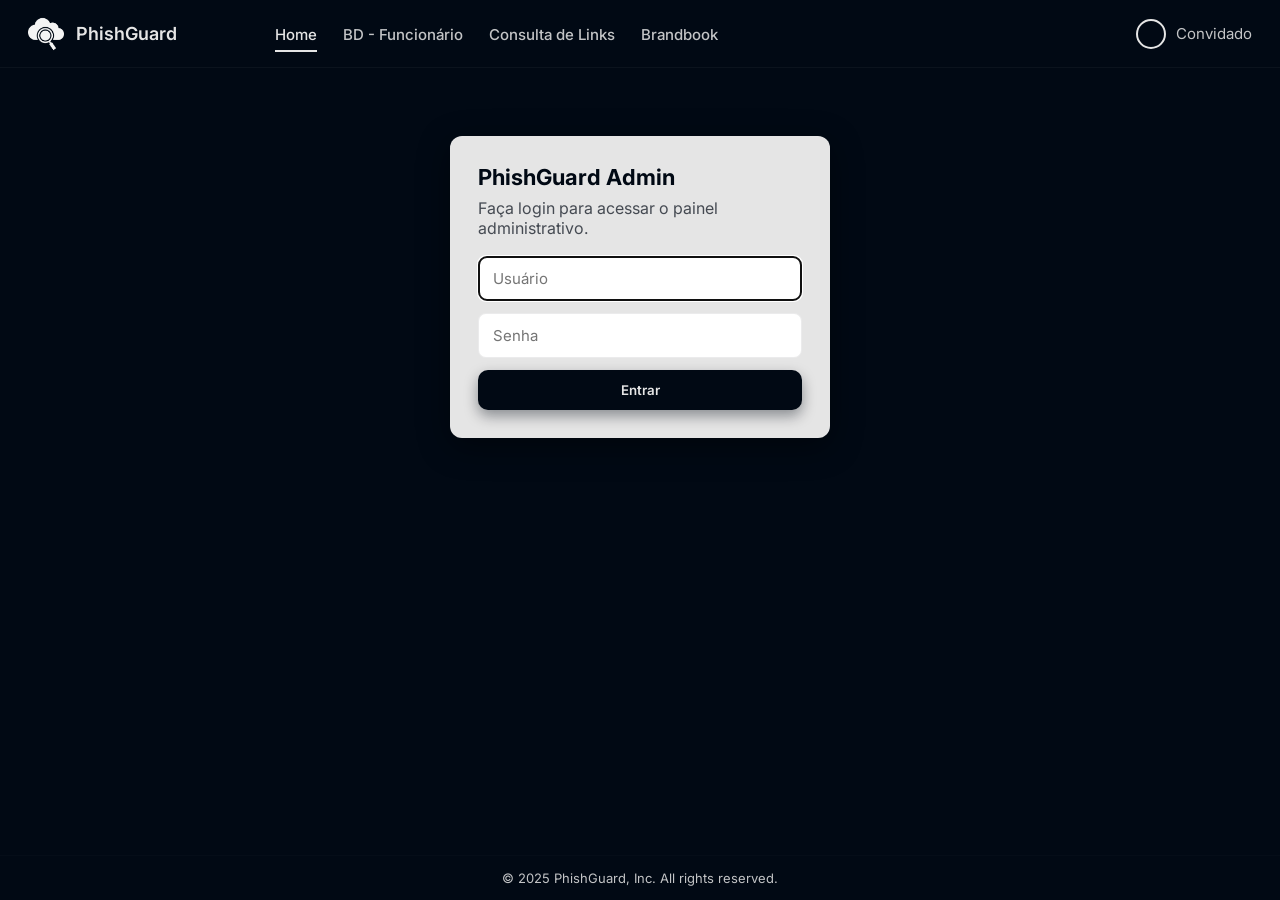
<file: index.html>
<!DOCTYPE html>
<html lang="pt-BR">
<head>
  <meta charset="utf-8" />
  <meta name="viewport" content="width=device-width,initial-scale=1" />
  <title>PhishGuard - Admin</title>

  <!-- Tipografia (opcional, Internet precisa estar ativa) -->
  <link href="https://fonts.googleapis.com/css2?family=Inter:wght@300;400;600;700&display=swap" rel="stylesheet">

  <style>
    :root{
      --primary: #010914;    /* cor principal que você pediu */
      --light: #E5E5E5;
      --muted: rgba(229,229,229,0.85);
      --card-bg: rgba(255,255,255,0.03);
      --accent: #0A1733;
    }

    *{box-sizing:border-box;font-family: 'Inter', system-ui, -apple-system, "Segoe UI", Roboto, "Helvetica Neue", Arial; margin:0;}

    html,body{height:100%;}
    body{
      background: var(--primary);
      color: var(--light);
      -webkit-font-smoothing:antialiased;
      -moz-osx-font-smoothing:grayscale;
      min-height:100vh;
      display:flex;
      flex-direction:column;
    }

    /* HEADER / NAVBAR */
    header{
      height:68px;
      display:flex;
      align-items:center;
      justify-content:space-between;
      padding:0 28px;
      background: var(--primary);
      border-bottom: 1px solid rgba(255,255,255,0.04);
    }
    .left {
      display:flex;
      align-items:center;
      gap:12px;
    }
    .logo-box {
      width:36px;height:36px;border-radius:6px;
      background: var(--light);
      display:inline-block;
    }
    .brand { font-weight:600; font-size:18px; color:var(--light); }

    nav ul{ list-style:none; display:flex; gap:26px; align-items:center; margin-left:28px; }
    nav a { color:var(--muted); text-decoration:none; font-weight:500; font-size:15px; padding-bottom:6px; }
    nav a.active { color:var(--light); border-bottom:2px solid var(--light); }

    .header-right { display:flex; align-items:center; gap:10px; font-size:15px; color:var(--muted); }
    .user-avatar { width:30px;height:30px;border-radius:50%;border:2px solid var(--light); background:transparent; display:inline-block; }

    /* LAYOUT */
    main { flex:1; padding:32px 48px; }

    /* LOGIN CARD */
    .center-wrap { display:none; justify-content:center; align-items:flex-start; padding-top:36px; }
    .login-card{
      width:380px;
      background: var(--light);
      color: var(--primary);
      border-radius:12px;
      padding:28px;
      box-shadow: 0 8px 32px rgba(0,0,0,0.45);
    }
    .login-card h2{ margin-bottom:8px; font-size:22px; }
    .login-card p{ margin-bottom:18px; color: rgba(1,9,20,0.7); }

    .input { width:100%; padding:12px 14px; border-radius:8px; border:1px solid rgba(1,9,20,0.08); margin-bottom:12px; font-size:15px; }
    .btn-primary { width:100%; padding:12px; border-radius:10px; border:none; cursor:pointer; font-weight:600;
      background: var(--primary); color: var(--light); box-shadow: 0 6px 14px rgba(1,9,20,0.4); }
    .btn-primary:hover { transform:translateY(-1px); }

    .error-msg { color:#b72222; font-size:14px; margin-bottom:10px; display:none; }

    /* DASHBOARD / HOME */
    .dashboard { display:none; flex-direction:column; gap:20px; }
    .dashboard.active{ display:flex; }

    .page-title { font-size:26px; font-weight:700; color:var(--light); margin-bottom:6px;}
    .page-sub { color:var(--muted); margin-bottom:18px; }

    .powerbi {
      height:520px;
      background: var(--card-bg);
      border-radius:12px;
      border:1px solid rgba(255,255,255,0.06);
      overflow:hidden;
      display:flex;
      align-items:center;
      justify-content:center;
      color:var(--muted);
      font-size:16px;
    }

    /* RWD */
    @media (max-width:900px){
      nav ul{ display:none; }
      header{ padding: 12px 18px; }
      main{ padding: 20px; }
      .center-wrap{ padding-top:12px; }
      .login-card{ width:92%; }
      .powerbi{ height:360px; }
    }

    /* FOOTER */
    footer{ text-align:center; padding:14px; color:var(--muted); font-size:13px; border-top:1px solid rgba(255,255,255,0.02); background:transparent; }
  </style>
</head>
<body>
  <!-- Header comum (sempre presente) -->
  <header>
    <div style="display:flex; align-items:center;">
      <div class="left">
        <img src="logo.png" alt="PhishGuard Logo" style="width:36px; height:36px; border-radius:6px;">
        <span class="brand">PhishGuard</span>
        <nav aria-label="Main navigation" style="margin-left:18px;">
          <ul>
            <li style="display:inline"><a href="index.html" id="nav-home" class="active">Home</a></li>
            <li style="display:inline"><a href="funcionarios.php" target="_blank" id="nav-dados">BD - Funcionário</a></li>
            <li style="display:inline"><a href="consultar_links.php" id="nav-consultar">Consulta de Links</a></li>
            <li style="display:inline"><a href="brandbook.php" id="nav-brand">Brandbook</a></li>
          </ul>
        </nav>
      </div>
    </div>

    <div class="header-right">
      <span class="user-avatar" aria-hidden="true"></span>
      <span id="header-username">Convidado</span>
    </div>
  </header>

  <!-- Main: o index será o ponto único de entrada -->
  <main>
    <!-- ÁREA DE LOGIN (visível por padrão) -->
    <div class="center-wrap" id="loginView">
      <div class="login-card" role="form" aria-labelledby="loginTitle">
        <h2 id="loginTitle">PhishGuard Admin</h2>
        <p>Faça login para acessar o painel administrativo.</p>

        <div id="error" class="error-msg">Usuário ou senha incorretos.</div>

        <input id="inputUser" class="input" type="text" placeholder="Usuário" autocomplete="off" />
        <input id="inputPass" class="input" type="password" placeholder="Senha" autocomplete="off" />

        <button id="btnLogin" class="btn-primary">Entrar</button>
      </div>
    </div>

    <!-- ÁREA DA HOME (escondida até o login) -->
    <section id="homeView" class="dashboard" aria-hidden="true">
      <div>
        <div class="page-title">Bem-vindo, Administrador</div>
        <div class="page-sub">Visão geral do uso do PhishGuard — relatórios e métricas.</div>
      </div>

      <!-- Simulação do Power BI (cole o iframe do Power BI aqui quando tiver) -->
<div style="position:relative; padding-top:56.25%; height:0;">
    <iframe
        title="dash"
        src="https://app.powerbi.com/reportEmbed?reportId=e09b5b9a-216a-47e8-82c3-0866bb94b072&autoAuth=true&ctid=f310b526-e195-4805-a55e-67e28f2fefdb"
        style="position:absolute; top:0; left:0; width:100%; height:100%; border:0;"
        allowFullScreen="true">
    </iframe>
</div>


      <!-- Aqui você pode adicionar cards, tabelas e etc -->
      <div style="display:flex; gap:16px; margin-top:12px; flex-wrap:wrap;">
        <div style="flex:1; min-width:220px; background:var(--card-bg); border-radius:10px; padding:14px; border:1px solid rgba(255,255,255,0.04);">
          <div style="font-size:14px; color:var(--muted)">Links verificados</div>
          <div style="font-size:22px; font-weight:700; margin-top:8px;">294</div>
        </div>
        <div style="flex:1; min-width:220px; background:var(--card-bg); border-radius:10px; padding:14px; border:1px solid rgba(255,255,255,0.04);">
          <div style="font-size:14px; color:var(--muted)">Maliciosos detectados</div>
          <div style="font-size:22px; font-weight:700; margin-top:8px; color:#ffb4b4;">112</div>
        </div>
        <div style="flex:1; min-width:220px; background:var(--card-bg); border-radius:10px; padding:14px; border:1px solid rgba(255,255,255,0.04);">
          <div style="font-size:14px; color:var(--muted)">Usuários ativos</div>
          <div style="font-size:22px; font-weight:700; margin-top:8px;">118</div>
        </div>
      </div>

      <!-- Botão de sair -->
      <div style="margin-top:22px;">
        <button id="btnLogout" class="btn-primary" style="background:#b72222; box-shadow:none;">Sair</button>
      </div>
    </section>
  </main>

  <footer>© 2025 PhishGuard, Inc. All rights reserved.</footer>

  <script>
  // Credenciais temporárias
  const ADMIN_USER = 'admin';
  const ADMIN_PASS = '1234';

  // Elementos
  const loginView = document.getElementById('loginView');
  const homeView = document.getElementById('homeView');
  const headerUser = document.getElementById('header-username');
  const inputUser = document.getElementById('inputUser');
  const inputPass = document.getElementById('inputPass');
  const btnLogin = document.getElementById('btnLogin');
  const btnLogout = document.getElementById('btnLogout');
  const errorBox = document.getElementById('error');

  // ================================
  //  LOGIN PERSISTENTE (NOVIDADE)
  // ================================
  window.addEventListener("load", () => {
    const savedUser = localStorage.getItem("pg_user");

    if (savedUser) {
      // já está logado → vai direto pra HOME
      showHome(savedUser);
    } else {
      // não está logado
      showLogin();
      inputUser.focus();
    }
  });

  // Função: mostrar login
  function showLogin() {
    loginView.style.display = 'flex';
    homeView.style.display = 'none';
    homeView.classList.remove('active');
    headerUser.textContent = 'Convidado';

    // limpa inputs e erro
    errorBox.style.display = 'none';
    inputUser.value = '';
    inputPass.value = '';
  }

  // Função: mostrar home
  function showHome(username) {
    loginView.style.display = 'none';
    homeView.style.display = 'flex';
    homeView.classList.add('active');
    headerUser.textContent = username || 'Administrador';
    errorBox.style.display = 'none';
  }

  // Login
  btnLogin.addEventListener('click', () => {
    const u = inputUser.value.trim();
    const p = inputPass.value.trim();

    if (u === ADMIN_USER && p === ADMIN_PASS) {

      // 🔥 Salva login para persistir
      localStorage.setItem("pg_user", u);

      showHome(u);
    } else {
      errorBox.textContent = 'Usuário ou senha incorretos.';
      errorBox.style.display = 'block';
    }
  });

  // Enter
  [inputUser, inputPass].forEach(el => {
    el.addEventListener('keyup', (e) => {
      if (e.key === 'Enter') btnLogin.click();
    });
  });

  // Logout
  btnLogout.addEventListener('click', () => {

    // 🔥 Remove login e volta ao início
    localStorage.removeItem("pg_user");

    showLogin();
  });

  // ===== NAVEGAÇÃO CORRETA =====

// Home — não precisa abrir nova página
document.getElementById('nav-home').addEventListener('click', () => {
    setActiveNav('nav-home');
    // home já está na index
});

// BD Funcionário — abre normalmente
document.querySelector('a[href="funcionarios.php"]').addEventListener('click', () => {
    setActiveNav('nav-dados');
    // deixa o navegador seguir o link normalmente
});

// Consulta de Links — coloque o link correto quando você tiver a página
document.querySelector('a[href="consultar_links.php"]').addEventListener('click', (e) => {
    setActiveNav('nav-consultar');
});

// Brandbook — idem
document.querySelector('a[href="#brandbook"]').addEventListener('click', (e) => {
    setActiveNav('nav-brand');
});

// manter função de destaque
function setActiveNav(id) {
  document.querySelectorAll('nav a').forEach(a => a.classList.remove('active'));
  document.getElementById(id).classList.add('active');
}

</script>

</body>
</html>
</file>
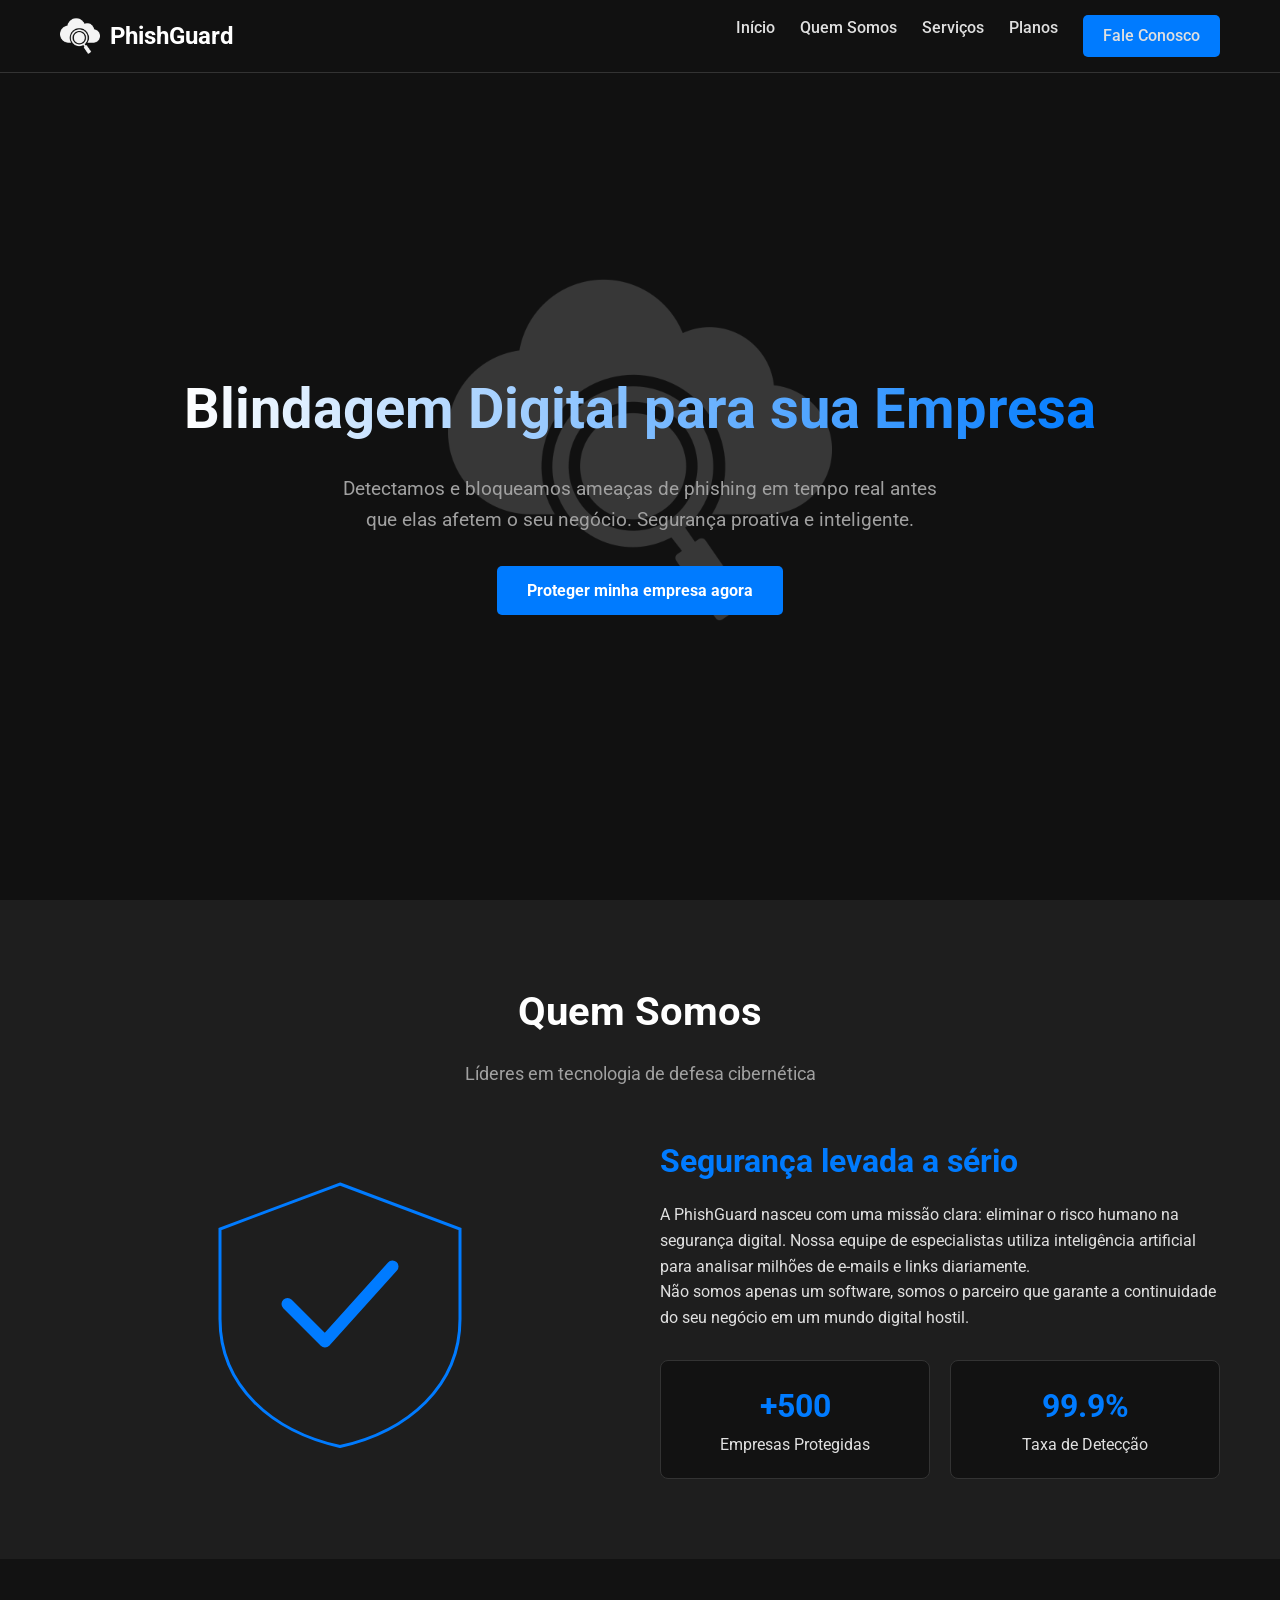
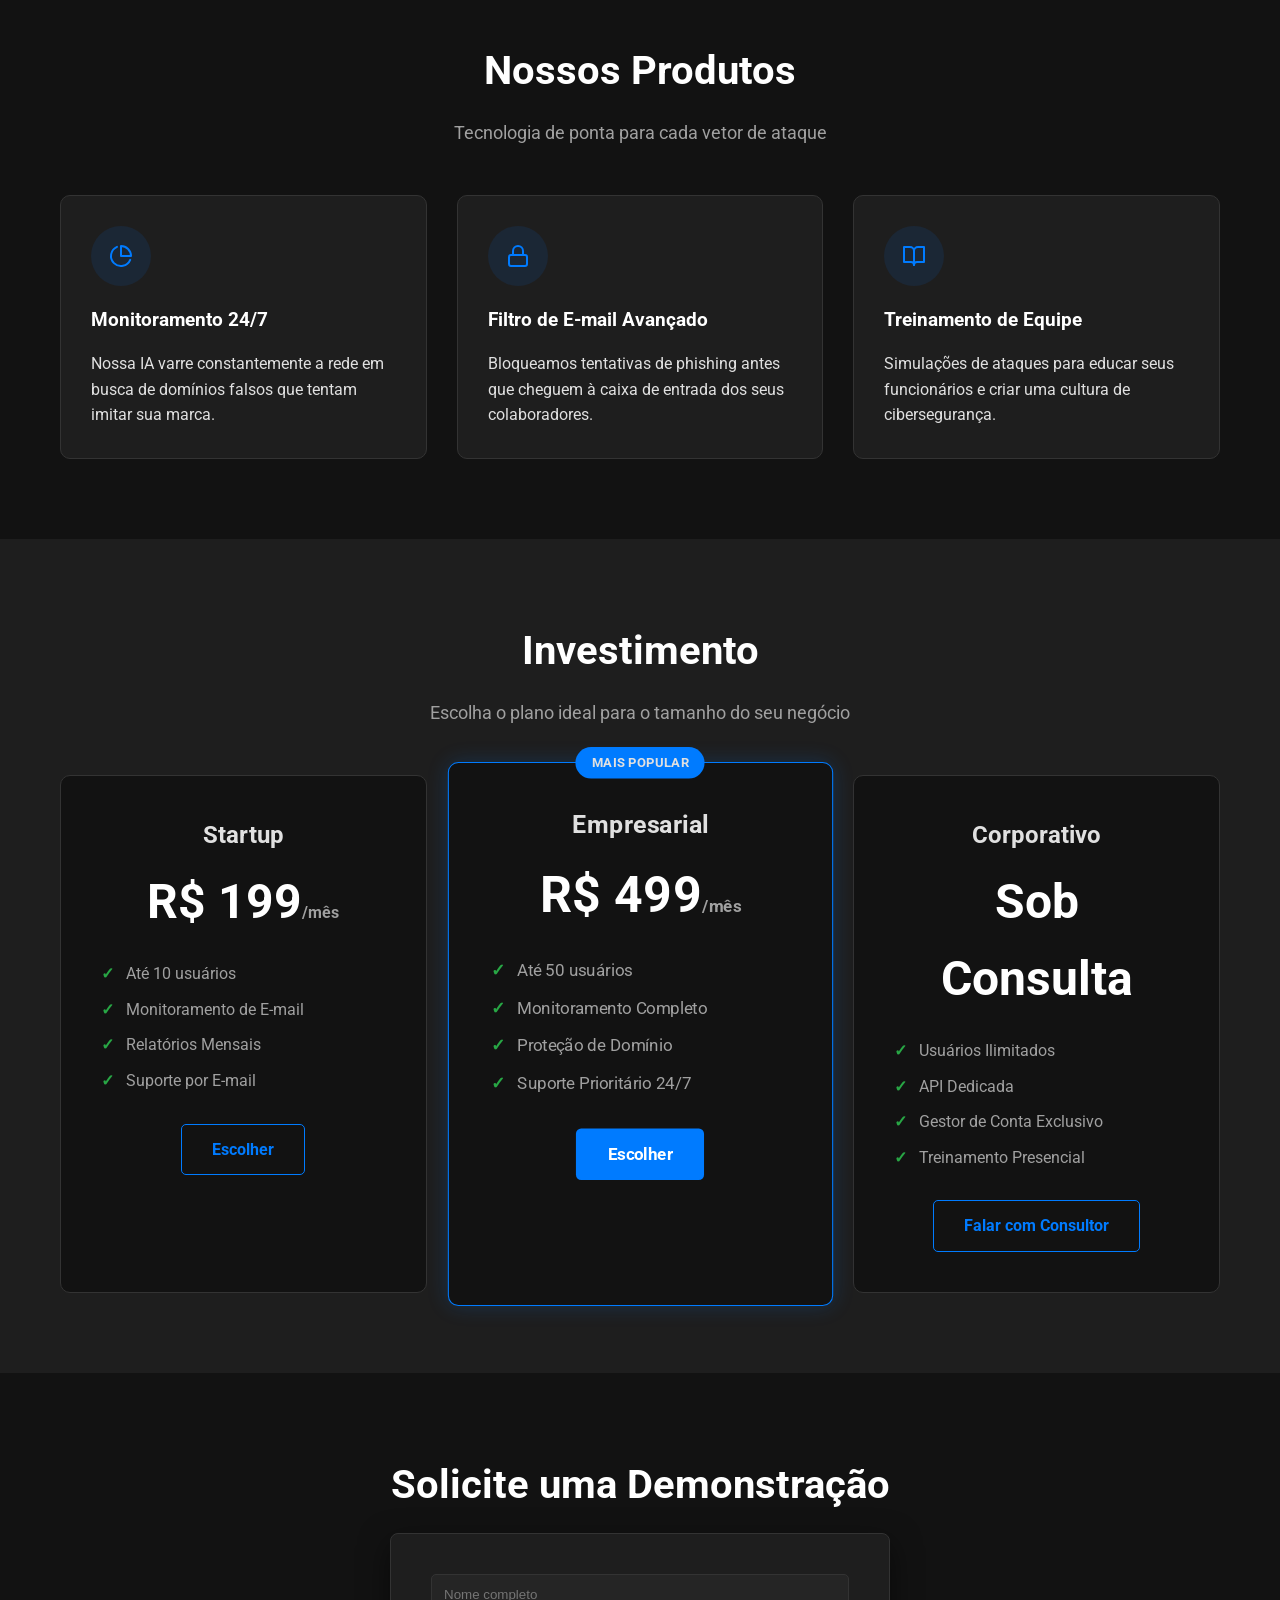
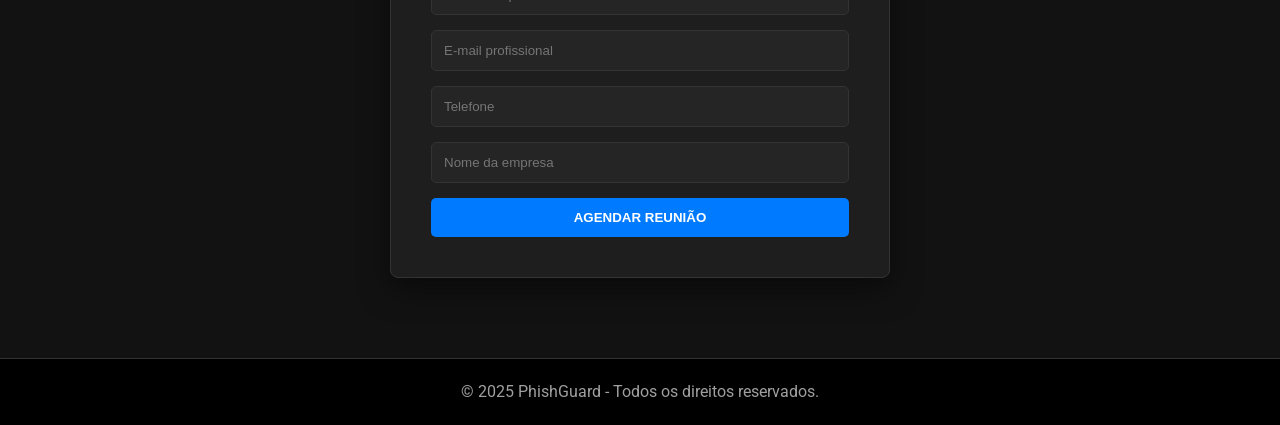
<file: Meu-Primeiro-Site/index.html>
<!DOCTYPE html>
<html lang="pt-BR">

<head>
    <meta charset="UTF-8">
    <meta name="viewport" content="width=device-width, initial-scale=1.0">
    <title>PhishGuard – Segurança Digital</title>
    <link rel="icon" href="logopsh.png" type="image/png">
    <link rel="stylesheet" href="style.css">
    <link rel="preconnect" href="https://fonts.googleapis.com">
    <link rel="preconnect" href="https://fonts.gstatic.com" crossorigin>
    <link href="https://fonts.googleapis.com/css2?family=Roboto:wght@300;400;700&display=swap" rel="stylesheet">
</head>

<body>

    <!-- NAVEGAÇÃO -->
    <nav>
        <div class="container">
            <a href="#" class="nav-logo">
                <img src="logopsh.png" alt="Logo PhishGuard">
                PhishGuard
            </a>
            <ul class="nav-links">
                <li><a href="#home">Início</a></li>
                <li><a href="#sobre">Quem Somos</a></li>
                <li><a href="#servicos">Serviços</a></li>
                <li><a href="#precos">Planos</a></li>
                <li><a href="#contato" class="btn" style="padding: 8px 20px;">Fale Conosco</a></li>
            </ul>
        </div>
    </nav>

    <!-- HERO SECTION -->
    <section id="home">
        <div class="container hero-content">
            <h1>Blindagem Digital para sua Empresa</h1>
            <p>Detectamos e bloqueamos ameaças de phishing em tempo real antes que elas afetem o seu negócio. Segurança proativa e inteligente.</p>
            <a href="#contato" class="btn">Proteger minha empresa agora</a>
        </div>
    </section>

    <!-- QUEM SOMOS -->
    <section id="sobre">
        <div class="container">
            <h2 class="section-title">Quem Somos</h2>
            <p class="section-subtitle">Líderes em tecnologia de defesa cibernética</p>
            
            <div class="about-grid">
                <div class="about-image">
                    <!-- SVG Ilustrativo de Segurança -->
                    <svg width="100%" height="300" viewBox="0 0 200 200" xmlns="http://www.w3.org/2000/svg">
                        <rect width="200" height="200" fill="none"/>
                        <path d="M100 20 L180 50 V110 C180 155 145 185 100 195 C55 185 20 155 20 110 V50 L100 20 Z" fill="#1e1e1e" stroke="#007bff" stroke-width="2"/>
                        <path d="M65 100 L90 125 L135 75" fill="none" stroke="#007bff" stroke-width="8" stroke-linecap="round" stroke-linejoin="round"/>
                    </svg>
                </div>
                <div class="about-text">
                    <h3>Segurança levada a sério</h3>
                    <p>A PhishGuard nasceu com uma missão clara: eliminar o risco humano na segurança digital. Nossa equipe de especialistas utiliza inteligência artificial para analisar milhões de e-mails e links diariamente.</p>
                    <p>Não somos apenas um software, somos o parceiro que garante a continuidade do seu negócio em um mundo digital hostil.</p>
                    
                    <div class="about-stats">
                        <div class="stat-card">
                            <span class="stat-number">+500</span>
                            <span class="stat-desc">Empresas Protegidas</span>
                        </div>
                        <div class="stat-card">
                            <span class="stat-number">99.9%</span>
                            <span class="stat-desc">Taxa de Detecção</span>
                        </div>
                    </div>
                </div>
            </div>
        </div>
    </section>

    <!-- SERVIÇOS -->
    <section id="servicos">
        <div class="container">
            <h2 class="section-title">Nossos Produtos</h2>
            <p class="section-subtitle">Tecnologia de ponta para cada vetor de ataque</p>

            <div class="services-grid">
                <!-- Card 1 -->
                <div class="service-card">
                    <div class="icon-box">
                        <svg xmlns="http://www.w3.org/2000/svg" width="24" height="24" viewBox="0 0 24 24" fill="none" stroke="currentColor" stroke-width="2" stroke-linecap="round" stroke-linejoin="round"><path d="M21.21 15.89A10 10 0 1 1 8 2.83"></path><path d="M22 12A10 10 0 0 0 12 2v10z"></path></svg>
                    </div>
                    <h3>Monitoramento 24/7</h3>
                    <p>Nossa IA varre constantemente a rede em busca de domínios falsos que tentam imitar sua marca.</p>
                </div>
                <!-- Card 2 -->
                <div class="service-card">
                    <div class="icon-box">
                        <svg xmlns="http://www.w3.org/2000/svg" width="24" height="24" viewBox="0 0 24 24" fill="none" stroke="currentColor" stroke-width="2" stroke-linecap="round" stroke-linejoin="round"><rect x="3" y="11" width="18" height="11" rx="2" ry="2"></rect><path d="M7 11V7a5 5 0 0 1 10 0v4"></path></svg>
                    </div>
                    <h3>Filtro de E-mail Avançado</h3>
                    <p>Bloqueamos tentativas de phishing antes que cheguem à caixa de entrada dos seus colaboradores.</p>
                </div>
                <!-- Card 3 -->
                <div class="service-card">
                    <div class="icon-box">
                        <svg xmlns="http://www.w3.org/2000/svg" width="24" height="24" viewBox="0 0 24 24" fill="none" stroke="currentColor" stroke-width="2" stroke-linecap="round" stroke-linejoin="round"><path d="M2 3h6a4 4 0 0 1 4 4v14a3 3 0 0 0-3-3H2z"></path><path d="M22 3h-6a4 4 0 0 0-4 4v14a3 3 0 0 1 3-3h7z"></path></svg>
                    </div>
                    <h3>Treinamento de Equipe</h3>
                    <p>Simulações de ataques para educar seus funcionários e criar uma cultura de cibersegurança.</p>
                </div>
            </div>
        </div>
    </section>

    <!-- PREÇOS -->
    <section id="precos">
        <div class="container">
            <h2 class="section-title">Investimento</h2>
            <p class="section-subtitle">Escolha o plano ideal para o tamanho do seu negócio</p>

            <div class="pricing-grid">
                <!-- Plano Básico -->
                <div class="price-card">
                    <h3>Startup</h3>
                    <div class="price">R$ 199<span>/mês</span></div>
                    <ul class="features-list">
                        <li>Até 10 usuários</li>
                        <li>Monitoramento de E-mail</li>
                        <li>Relatórios Mensais</li>
                        <li>Suporte por E-mail</li>
                    </ul>
                    <a href="#contato" class="btn" style="background: transparent; border: 1px solid var(--primary-color); color: var(--primary-color);">Escolher</a>
                </div>

                <!-- Plano Recomendado -->
                <div class="price-card featured">
                    <div style="position: absolute; top: 0; left: 50%; transform: translate(-50%, -50%); background: var(--primary-color); padding: 5px 15px; border-radius: 20px; font-size: 0.8rem; font-weight: bold;">MAIS POPULAR</div>
                    <h3>Empresarial</h3>
                    <div class="price">R$ 499<span>/mês</span></div>
                    <ul class="features-list">
                        <li>Até 50 usuários</li>
                        <li>Monitoramento Completo</li>
                        <li>Proteção de Domínio</li>
                        <li>Suporte Prioritário 24/7</li>
                    </ul>
                    <a href="#contato" class="btn">Escolher</a>
                </div>

                <!-- Plano Corporativo -->
                <div class="price-card">
                    <h3>Corporativo</h3>
                    <div class="price">Sob Consulta</div>
                    <ul class="features-list">
                        <li>Usuários Ilimitados</li>
                        <li>API Dedicada</li>
                        <li>Gestor de Conta Exclusivo</li>
                        <li>Treinamento Presencial</li>
                    </ul>
                    <a href="#contato" class="btn" style="background: transparent; border: 1px solid var(--primary-color); color: var(--primary-color);">Falar com Consultor</a>
                </div>
            </div>
        </div>
    </section>

    <!-- CONTATO (Formulário Original Integrado) -->
    <section id="contato">
        <div class="contact-wrapper">
            <h2 class="section-title">Solicite uma Demonstração</h2>
            <form action="https://formsubmit.co/kennedy04072003@gmail.com" method="POST">
                
                <input type="hidden" name="_subject" value="Novo contato via PhishGuard Site">
                <input type="hidden" name="_captcha" value="false">

                <label for="nome" class="sr-only">Nome completo</label>
                <input type="text" id="nome" name="nome" placeholder="Nome completo" required>

                <label for="email" class="sr-only">E-mail profissional</label>
                <input type="email" id="email" name="email" placeholder="E-mail profissional" required>

                <label for="telefone" class="sr-only">Telefone</label>
                <input type="tel" id="telefone" name="telefone" placeholder="Telefone" required>

                <label for="empresa" class="sr-only">Nome da empresa</label>
                <input type="text" id="empresa" name="empresa" placeholder="Nome da empresa" required>

                <button type="submit" class="form-btn">AGENDAR REUNIÃO</button>
            </form>
        </div>
    </section>

    <footer>
        <p>&copy; 2025 PhishGuard - Todos os direitos reservados.</p>
    </footer>

</body>

</html>
</file>
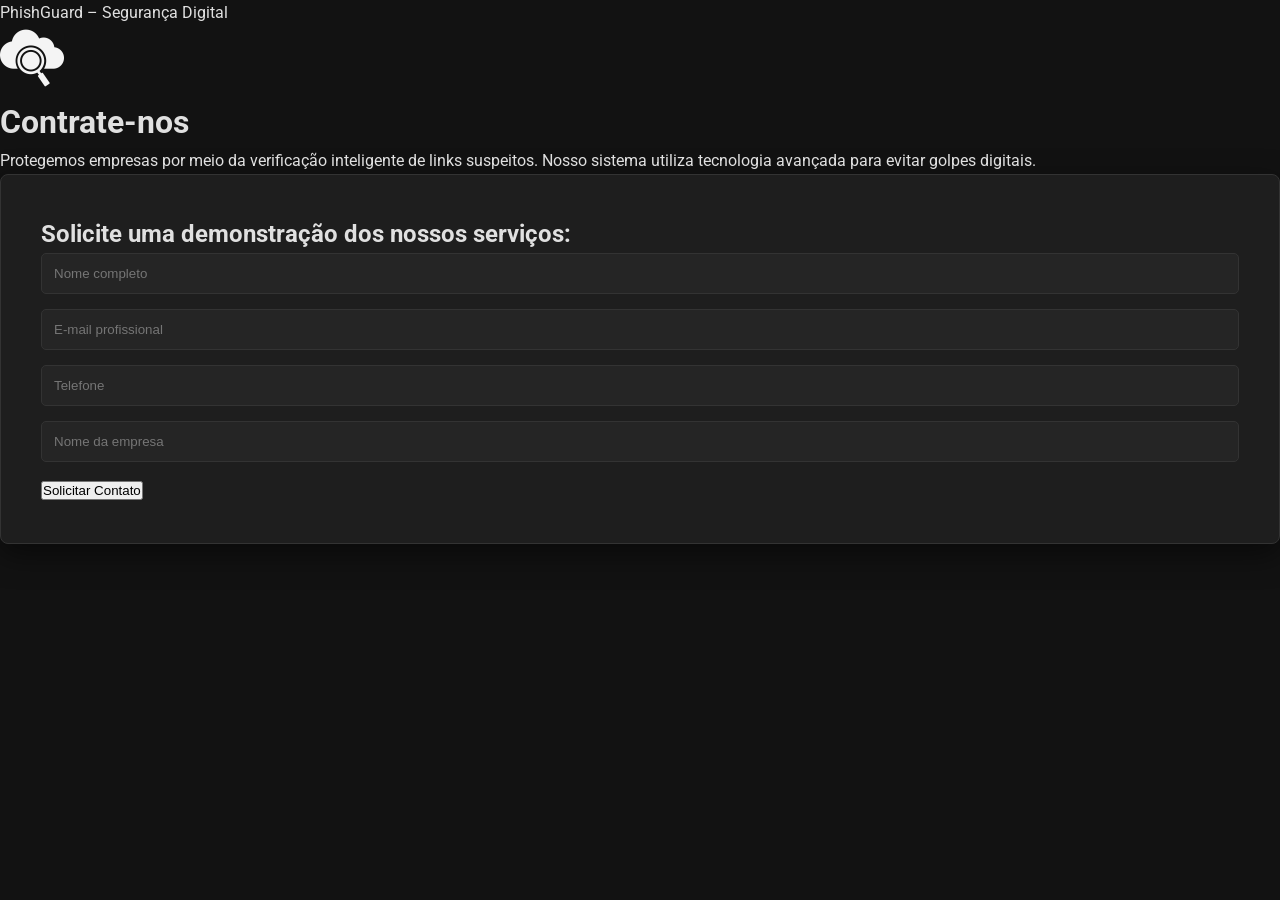
<file: Meu-Primeiro-Site/index.html.html>
<!DOCTYPE html>
<html lang="pt-BR">

<head>
    <meta charset="UTF-8">
    <meta name="viewport" content="width=device-width, initial-scale=1.0">
    <title>PhishGuard – Segurança Digital</title>
    <link rel="icon" href="logophishguard.png" type="image/png">
    <link rel="stylesheet" href="style.css">
    <link rel="preconnect" href="https://fonts.googleapis.com">
    <link rel="preconnect" href="https://fonts.gstatic.com" crossorigin>
    <link href="https://fonts.googleapis.com/css2?family=Roboto:wght@400;700&display=swap" rel="stylesheet">
</head>

<body>PhishGuard – Segurança Digital

    <header>
        <!-- LOGO -->
        <img src="logopsh.png" alt="Logo PhishGuard" width="64" height="64">
        <h1>Contrate-nos</h1>
        <p>
            Protegemos empresas por meio da verificação inteligente de links suspeitos.
            Nosso sistema utiliza tecnologia avançada para evitar golpes digitais.
        </p>
    </header>

    <main>
        <form action="https://formsubmit.co/kennedy04072003@gmail.com" method="POST">
            <h2>Solicite uma demonstração dos nossos serviços:</h2>

            <label for="nome" class="sr-only">Nome completo</label>
            <input type="text" id="nome" name="nome" placeholder="Nome completo" required>

            <label for="email" class="sr-only">E-mail profissional</label>
            <input type="email" id="email" name="email" placeholder="E-mail profissional" required>

            <label for="telefone" class="sr-only">Telefone</label>
            <input type="tel" id="telefone" name="telefone" placeholder="Telefone" required>

            <label for="empresa" class="sr-only">Nome da empresa</label>
            <input type="text" id="empresa" name="empresa" placeholder="Nome da empresa" required>

            <button type="submit">Solicitar Contato</button>
        </form>
    </main>

</body>

</html>
</file>
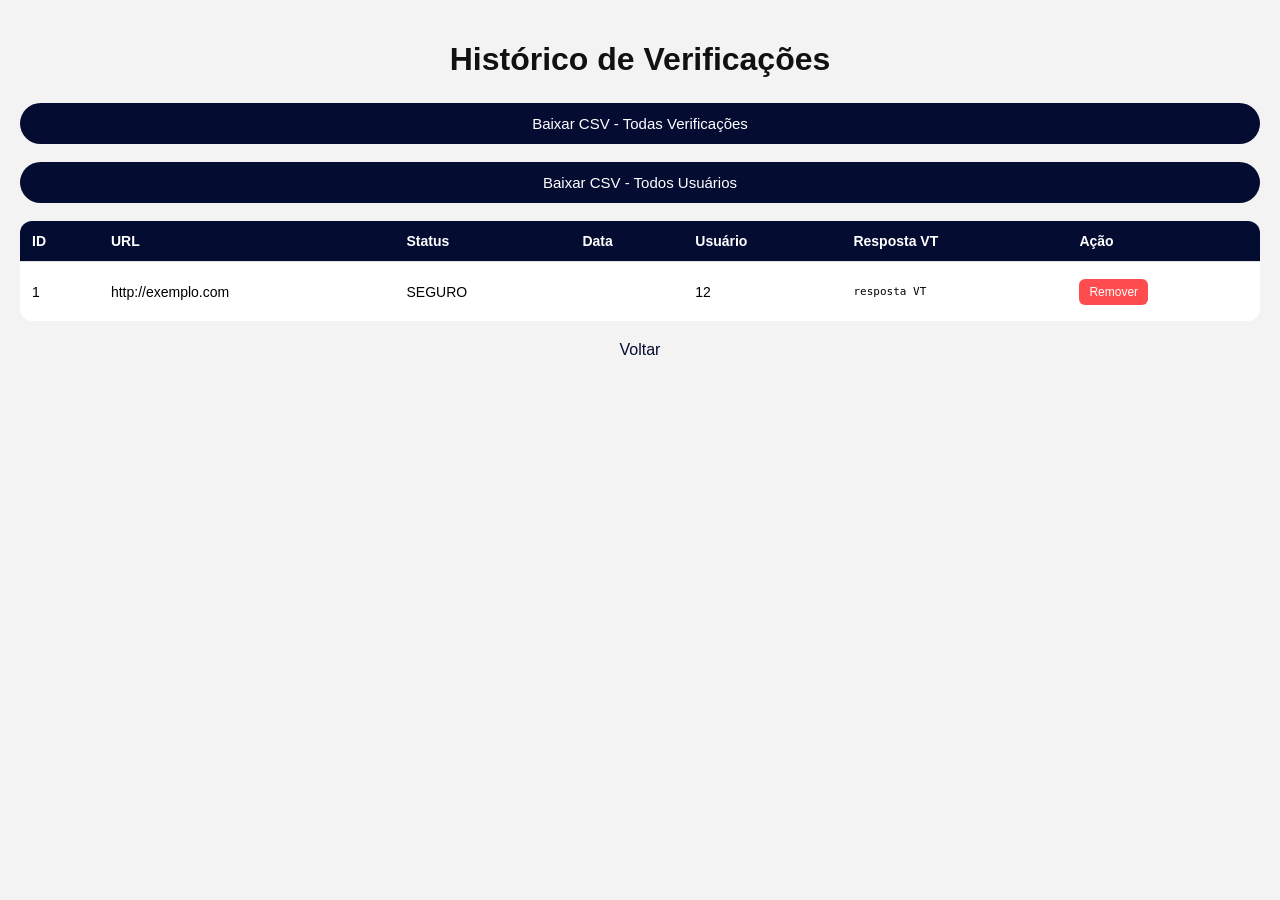
<file: PhishGuard - JAVA/PhishGuard/target/classes/templates/history.html>
<!DOCTYPE html>
<html lang="pt-BR">
<head>
    <meta charset="UTF-8">
    <meta name="viewport" content="width=device-width, initial-scale=1.0">
    <title>Histórico de Verificações - PhishGuard</title>

    <style>
        body {
            font-family: Arial, sans-serif;
            margin: 0;
            background-color: #f3f3f3;
        }

        .container {
            padding: 20px;
        }

        h1 {
            text-align: center;
            margin-bottom: 25px;
            color: #111;
        }

        table {
            width: 100%;
            border-collapse: collapse;
            background: white;
            border-radius: 12px;
            overflow: hidden;
            font-size: 14px;
        }

        thead {
            background-color: #050c32;
            color: white;
        }

        th, td {
            padding: 12px;
            border-bottom: 1px solid #ddd;
            text-align: left;
        }

        tr:last-child td {
            border-bottom: none;
        }

        .btn-export {
            background-color: #050c32;
            color: white;
            padding: 12px 18px;
            border: none;
            border-radius: 25px;
            font-size: 15px;
            cursor: pointer;
            margin-bottom: 18px;
            width: 100%;
        }

        .remove-btn {
            background-color: #ff4d4f;
            color: white;
            border: none;
            padding: 6px 10px;
            border-radius: 6px;
            cursor: pointer;
            font-size: 12px;
        }

        .remove-btn:hover {
            opacity: 0.85;
        }

        .btn-back {
            margin-top: 20px;
            display: block;
            text-align: center;
            color: #050c32;
            font-size: 16px;
            text-decoration: none;
        }

    </style>
</head>

<body>

<div class="container">

    <h1>Histórico de Verificações</h1>

    <!-- Botões de exportação -->
    <form action="/history/export" method="get">
        <button class="btn-export">Baixar CSV - Todas Verificações</button>
    </form>

    <form action="/usuarios/export" method="get">
        <button class="btn-export">Baixar CSV - Todos Usuários</button>
    </form>

    <!-- Tabela -->
    <table>
        <thead>
        <tr>
            <th>ID</th>
            <th>URL</th>
            <th>Status</th>
            <th>Data</th>
            <th>Usuário</th>
            <th>Resposta VT</th>
            <th>Ação</th>
        </tr>
        </thead>

        <tbody>
        <tr th:each="v : ${verifications}">
            <td th:text="${v.id}">1</td>
            <td th:text="${v.url}">http://exemplo.com</td>
            <td th:text="${v.status}">SEGURO</td>
            <td th:text="${v.verificationDate != null ? #temporals.format(v.verificationDate, 'yyyy-MM-dd HH:mm:ss') : '---'}"></td>
            <td th:text="${v.userId}">12</td>

            <td>
                <pre style="white-space: pre-wrap; font-size: 11px; max-height: 90px; overflow-y: auto;"
                     th:text="${v.vtResponse} ?: '---'">resposta VT</pre>
            </td>

            <!-- Botão REMOVER -->
            <td>
                <form th:action="@{'/history/delete/' + ${v.id}}" method="post"
                      onsubmit="return confirm('Deseja realmente remover esta verificação?');">
                    <button type="submit" class="remove-btn">Remover</button>
                </form>
            </td>
        </tr>
        </tbody>

    </table>

    <a href="/" class="btn-back">Voltar</a>

</div>

</body>
</html>
</file>
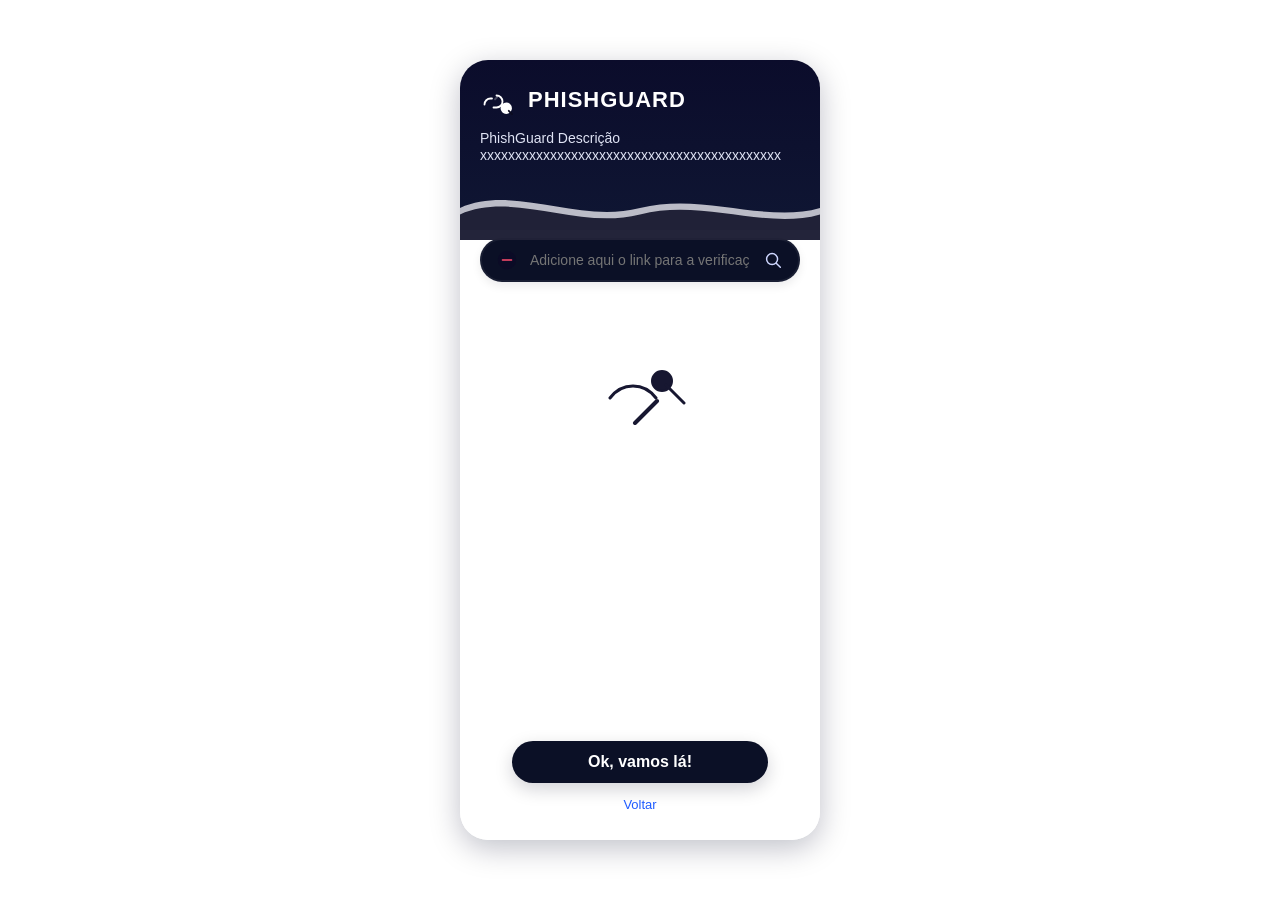
<file: PhishGuard - JAVA/PhishGuard/target/classes/templates/home.html>
<!DOCTYPE html>
<html lang="pt-br">
<head>
  <meta charset="utf-8" />
  <title>PhishGuard — Home</title>
  <meta name="viewport" content="width=device-width,initial-scale=1" />
  <style>
    :root{
      --navy:#060624; /* muito escuro */
      --navy-gradient-start:#0b0c2b;
      --navy-gradient-end:#0f1633;
      --accent:#0e0b26;
      --pill-bg:#0b1026;
      --pill-text:#ffffff;
      --muted:#bdbdc8;
      --blue-link:#1e5bff;
      --danger:#E53935;
      --success:#2e7d32;
      --card-dark:#05061a;
    }

    *{box-sizing:border-box;margin:0;padding:0}
    html,body{height:100%}
    body{
      font-family: "Inter", Arial, Helvetica, sans-serif;
      background: #ffffff;
      display:flex;
      align-items:center;
      justify-content:center;
      padding:20px;
    }

    /* phone frame */
    .phone{
      width:360px;
      height:780px;
      border-radius:28px;
      overflow:hidden;
      box-shadow: 0 8px 30px rgba(2,8,40,0.25);
      background: #fff;
      display:flex;
      flex-direction:column;
    }

    /* header with waves */
    .header{
      position:relative;
      background: linear-gradient(180deg, var(--navy-gradient-start) 0%, var(--navy-gradient-end) 100%);
      color:white;
      padding:22px 20px 40px 20px;
      height:170px;
    }
    .logo-row{
      display:flex;
      gap:12px;
      align-items:center;
    }
    .brand-name{
      font-weight:700;
      letter-spacing:1px;
      font-size:22px;
    }
    .header .desc{
      margin-top:12px;
      color:#dfe3f4;
      font-size:14px;
      line-height:1.2;
      max-width:300px;
    }

    /* decorative wave (svg) sits at bottom of header */
    .wave {
      position:absolute;
      bottom:-8px;
      left:0;
      width:100%;
      height:64px;
      transform: translateY(2px);
    }

    /* content */
    .content{
      flex:1;
      background:#fff;
      padding:26px 20px 28px 20px;
      display:flex;
      flex-direction:column;
      align-items:center;
    }

    /* search pill */
    .search-pill{
      width:100%;
      max-width:320px;
      height:44px;
      background:var(--pill-bg);
      color:var(--pill-text);
      display:flex;
      align-items:center;
      gap:12px;
      padding:0 14px;
      border-radius:28px;
      border: 2px solid rgba(255,255,255,0.06);
      box-shadow: 0 4px 10px rgba(3,9,30,0.08);
      margin-top: -18px; /* pull up near the wave */
      margin-bottom:28px;
    }
    .search-pill input{
      background:transparent;
      border: none;
      outline:none;
      color: #f6f7fb;
      font-size:14px;
      width:100%;
    }
    .search-pill .icon{
      width:22px;height:22px;flex:0 0 22px;
    }

    /* central illustration */
    .illustration{
      margin-top:28px;
      margin-bottom:auto;
      display:flex;
      align-items:center;
      justify-content:center;
    }
    .illustration svg{width:120px;height:120px;opacity:0.95}

    /* main CTA */
    .cta {
      width:80%;
      max-width:320px;
      margin: 22px 0 8px 0;
    }
    .cta button{
      width:100%;
      background:var(--pill-bg);
      color:white;
      padding:12px 16px;
      border-radius:28px;
      font-weight:700;
      border:none;
      box-shadow: 0 6px 18px rgba(5,8,30,0.18);
      font-size:16px;
    }

    .bottom-link{
      color:var(--blue-link);
      margin-top:6px;
      font-size:13px;
      text-decoration:none;
      display:block;
      text-align:center;
    }

    /* small responsive touches */
    @media (max-width:420px){
      .phone{transform:scale(0.92)}
    }
  </style>
</head>
<body>
  <div class="phone">
    <div class="header">
      <div class="logo-row">
        <!-- cloud + magnifier logo (svg) -->
        <svg width="36" height="36" viewBox="0 0 24 24" fill="none" aria-hidden>
          <defs></defs>
          <g fill="none" stroke="white" stroke-width="1.2" stroke-linecap="round" stroke-linejoin="round">
            <path d="M3 15a4 4 0 0 1 4-4h1"></path>
            <path d="M11 9a4 4 0 1 1 0 8h-2"></path>
            <circle cx="17.5" cy="17.5" r="3.2" fill="white"></circle>
            <path d="M19.2 19.2l2.2 2.2" stroke="#0b0b1e"></path>
            <path d="M10 11.5l1.5-1.5" stroke="white" opacity="0.25"></path>
          </g>
        </svg>

        <div class="brand-name">PHISHGUARD</div>
      </div>

      <div class="desc">PhishGuard Descrição<br>xxxxxxxxxxxxxxxxxxxxxxxxxxxxxxxxxxxxxxxxxxx</div>

      <!-- decorative wave SVG, similar shape to PDF -->
      <svg class="wave" viewBox="0 0 800 80" preserveAspectRatio="none" xmlns="http://www.w3.org/2000/svg">
        <path d="M0 40 C120 10 260 60 400 40 C540 20 680 60 800 40 L800 80 L0 80 Z" fill="#cfcfd7" opacity="0.9"></path>
        <path d="M0 48 C120 18 260 68 400 48 C540 28 680 68 800 48 L800 80 L0 80 Z" fill="rgba(5,6,30,0.85)"></path>
      </svg>
    </div>

    <div class="content">
      <!-- search pill -->
      <form class="search-pill" action="/verificar" method="post" autocomplete="off">
        <!-- small brain icon left (svg) -->
        <svg class="icon" viewBox="0 0 24 24" fill="none" aria-hidden xmlns="http://www.w3.org/2000/svg">
          <circle cx="12" cy="12" r="10" fill="#0b0b26"></circle>
          <path d="M7 12h10" stroke="#ff4d6d" stroke-width="1.6" stroke-linecap="round"></path>
        </svg>

        <input name="url" type="text" placeholder="Adicione aqui o link para a verificação" required />
        <!-- lupa (search) icon -->
        <svg class="icon" viewBox="0 0 24 24" fill="none" aria-hidden xmlns="http://www.w3.org/2000/svg">
          <circle cx="11" cy="11" r="6" stroke="#cfd7ff" stroke-width="1.6"></circle>
          <path d="M20 20l-4.5-4.5" stroke="#cfd7ff" stroke-width="1.6" stroke-linecap="round"/>
        </svg>
      </form>

      <div class="illustration" aria-hidden>
        <!-- chain + magnifier illustration (inline svg) -->
        <svg viewBox="0 0 120 120" xmlns="http://www.w3.org/2000/svg">
          <g fill="none" stroke="#0b0b26" stroke-width="2" stroke-linecap="round" stroke-linejoin="round">
            <path d="M30 60c6-8 14-12 23-12 9 0 17 4 23 12" stroke="#0b0b26" stroke-width="3"></path>
            <path d="M55 85l22-22" stroke="#0b0b26" stroke-width="4"></path>
            <circle cx="82" cy="43" r="10" fill="#0b0b26"></circle>
            <path d="M86 47l18 18" stroke="#0b0b26" stroke-width="3"></path>
          </g>
        </svg>
      </div>

      <div class="cta">
        <button type="submit" form="none" onclick="document.querySelector('.search-pill').submit();">Ok, vamos lá!</button>
      </div>

      <a class="bottom-link" href="/">Voltar</a>
    </div>
  </div>
</body>
</html>
</file>
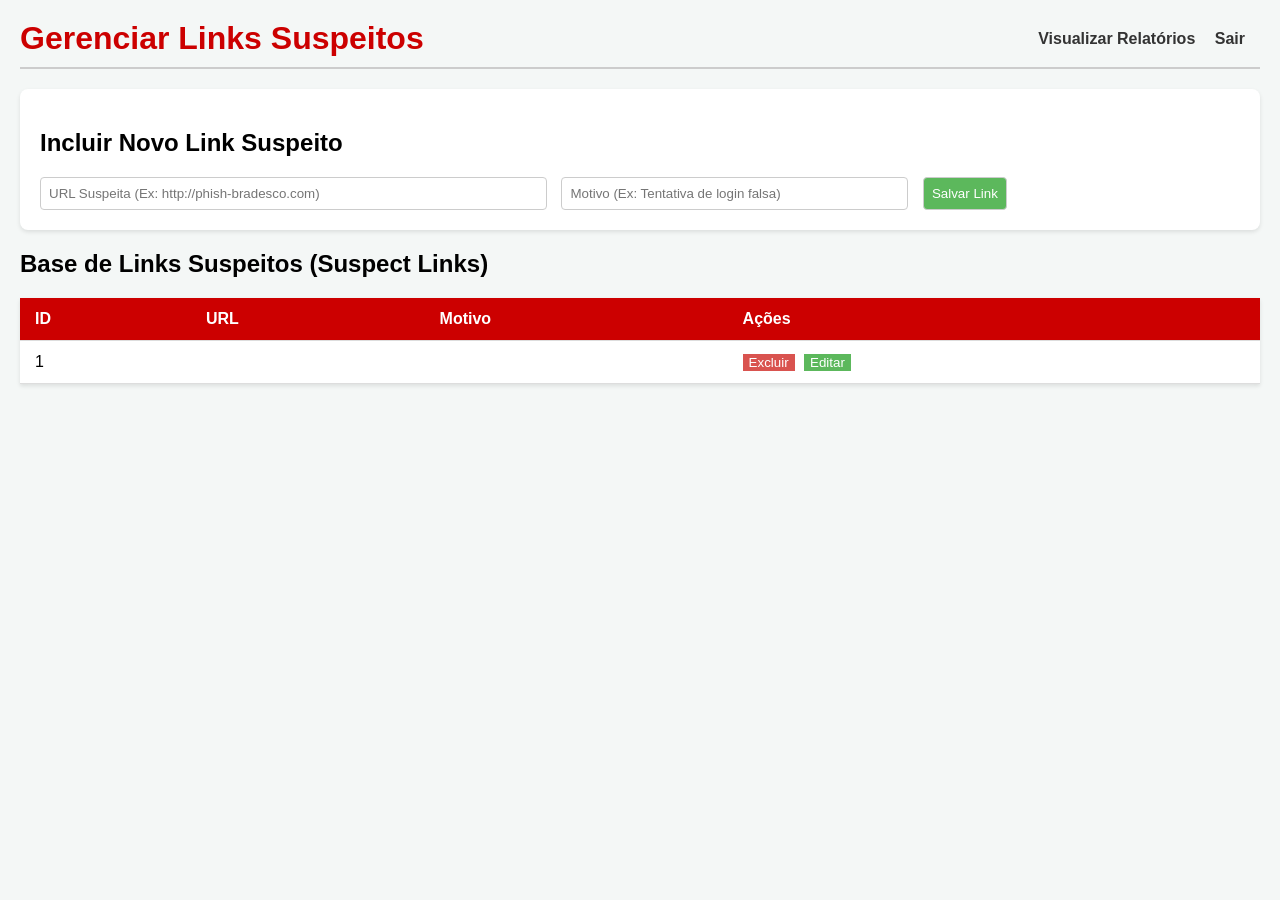
<file: PhishGuard - JAVA/PhishGuard/target/classes/templates/links.html>
<!DOCTYPE html>
<html xmlns:th="http://www.thymeleaf.org">
<head>
    <title>Gerenciar Links Suspeitos - PhishGuard</title>
    <style>
        body { font-family: Arial, sans-serif; background-color: #f4f7f6; margin: 0; padding: 20px; }
        .header { display: flex; justify-content: space-between; align-items: center; border-bottom: 2px solid #ccc; padding-bottom: 10px; margin-bottom: 20px; }
        h1 { color: #cc0000; margin: 0; }
        .menu a { margin-right: 15px; text-decoration: none; color: #333; font-weight: bold; }
        table { width: 100%; border-collapse: collapse; background: white; box-shadow: 0 2px 4px rgba(0,0,0,0.1); margin-top: 20px; }
        th, td { padding: 12px 15px; text-align: left; border-bottom: 1px solid #ddd; }
        th { background-color: #cc0000; color: white; }
        .form-container { background: white; padding: 20px; border-radius: 8px; box-shadow: 0 2px 4px rgba(0,0,0,0.1); margin-bottom: 20px; }
        .form-container input, .form-container button { padding: 8px; margin-right: 10px; border: 1px solid #ccc; border-radius: 4px; }
        .action-button { background-color: #5cb85c; color: white; border: none; cursor: pointer; margin-right: 5px; }
        .delete-button { background-color: #d9534f; }
        .edit-row { background-color: #f9f9f9; }
    </style>
</head>
<body>
    <div class="header">
        <h1>Gerenciar Links Suspeitos</h1>
        <div class="menu">
            <a th:href="@{/admin/dashboard}">Visualizar Relatórios</a>
            <span class="logout"><a th:href="@{/logout}">Sair</a></span>
        </div>
    </div>

    <div class="form-container">
        <h2>Incluir Novo Link Suspeito</h2>
        <form th:action="@{/admin/links/add}" th:object="${newLink}" method="post">
            <input type="text" th:field="*{url}" placeholder="URL Suspeita (Ex: http://phish-bradesco.com)" size="60" required />
            <input type="text" th:field="*{reason}" placeholder="Motivo (Ex: Tentativa de login falsa)" size="40" required />
            <button type="submit" class="action-button">Salvar Link</button>
        </form>
    </div>

    <h2>Base de Links Suspeitos (Suspect Links)</h2>
    <table>
        <thead>
            <tr>
                <th>ID</th>
                <th>URL</th>
                <th>Motivo</th>
                <th>Ações</th>
            </tr>
        </thead>
        <tbody>
            <tr th:each="link : ${links}">
                <td th:text="${link.id}">1</td>
                <td th:text="${link.url}"></td>
                <td th:text="${link.reason}"></td>
                <td>
                    <form th:action="@{/admin/links/delete/{id}(id=${link.id})}" method="post" style="display:inline;">
                        <button type="submit" class="action-button delete-button">Excluir</button>
                    </form>
                    
                    <button type="button" class="action-button" onclick="document.getElementById('editForm_' + [[${link.id}]]).style.display='block'">Editar</button>
                </td>
            </tr>
            <tr th:each="link : ${links}" class="edit-row" style="display:none;" th:id="'editForm_' + ${link.id}">
                <form th:action="@{/admin/links/edit/{id}(id=${link.id})}" method="post">
                    <td th:text="${link.id}"></td>
                    <td><input type="text" name="url" th:value="${link.url}" size="50" required /></td>
                    <td><input type="text" name="reason" th:value="${link.reason}" size="30" required /></td>
                    <td>
                        <button type="submit" class="action-button">Salvar Edição</button>
                        <button type="button" onclick="document.getElementById('editForm_' + [[${link.id}]]).style.display='none'">Cancelar</button>
                    </td>
                </form>
            </tr>
        </tbody>
    </table>
</body>
</html>
</file>
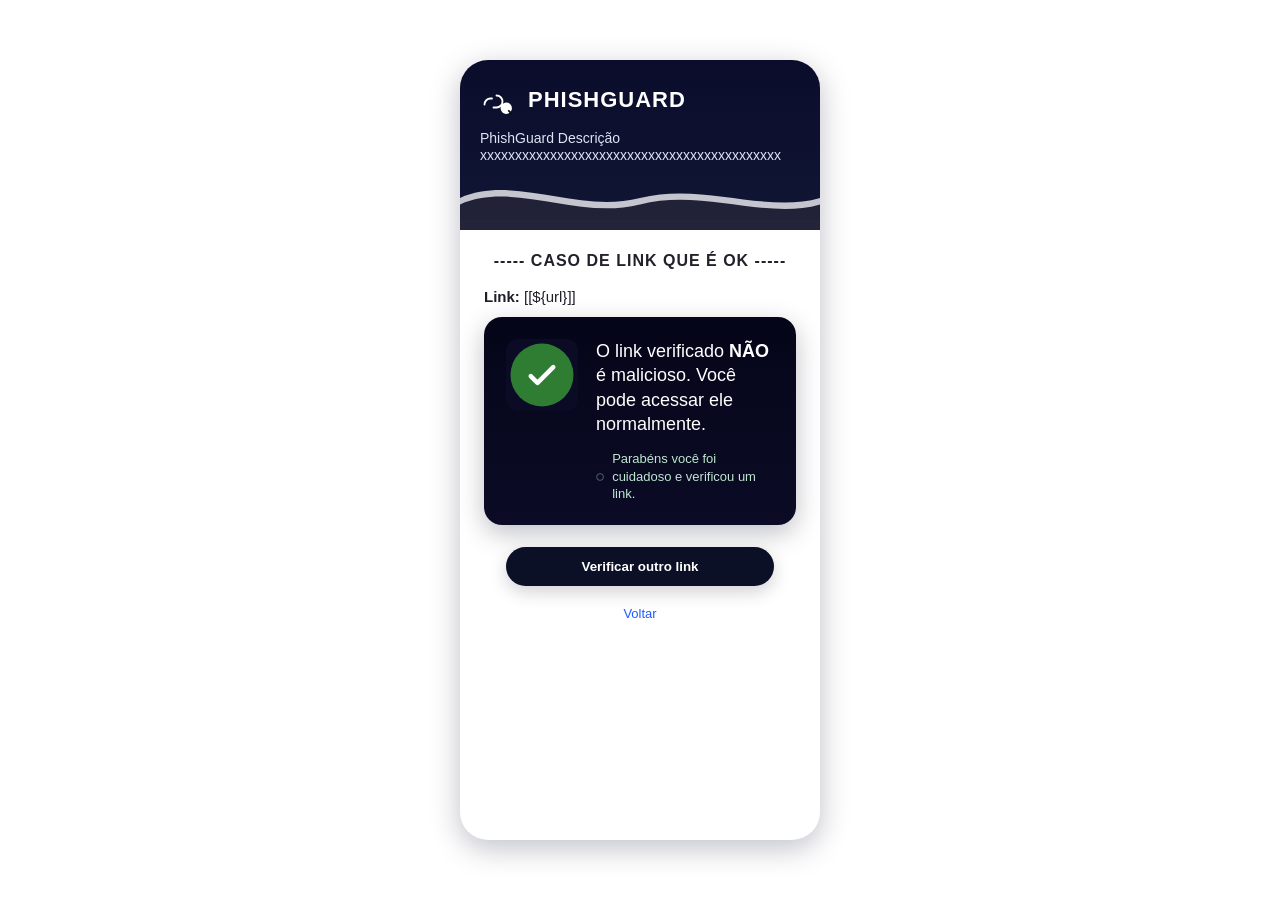
<file: PhishGuard - JAVA/PhishGuard/target/classes/templates/resultado_bom.html>
<!DOCTYPE html>
<html lang="pt-br">
<head>
  <meta charset="utf-8" />
  <title>PhishGuard — Seguro</title>
  <meta name="viewport" content="width=device-width,initial-scale=1" />
  <style>
    :root{
      --navy-gradient-start:#0b0c2b;
      --navy-gradient-end:#0f1633;
      --pill-bg:#0b1026;
      --card-dark:#0b0b26;
      --muted:#c7c9d3;
      --success:#2e7d32;
      --blue-link:#1e5bff;
    }
    *{box-sizing:border-box;margin:0;padding:0}
    body{font-family: "Inter", Arial, sans-serif; background:#fff; display:flex; align-items:center; justify-content:center; padding:20px; min-height:100vh}
    .phone{width:360px; height:780px; border-radius:28px; overflow:hidden; box-shadow:0 8px 30px rgba(2,8,40,0.25); background:#fff; display:flex; flex-direction:column}
    .header{position:relative; background: linear-gradient(180deg,var(--navy-gradient-start),var(--navy-gradient-end)); color:white; padding:22px 20px 26px 20px; height:160px}
    .logo-row{display:flex; gap:12px; align-items:center}
    .brand-name{font-weight:700; letter-spacing:1px; font-size:22px}
    .desc{margin-top:12px; color:#dfe3f4; font-size:14px; line-height:1.2; max-width:300px}

    .wave{position:absolute; bottom:-8px; left:0; width:100%; height:64px; transform: translateY(2px);}
    .content{flex:1; padding:24px; display:flex; flex-direction:column}

    .section-title {text-align:center; color:#20212a; margin:8px 0 18px 0; font-weight:600; letter-spacing:1px}
    .link-line{font-size:15px;color:#1e1e28;margin-bottom:12px}

    .card {
      background: linear-gradient(180deg, #050519 0%, #0b0b26 100%);
      border-radius:18px;
      padding:22px;
      color:white;
      box-shadow: 0 8px 26px rgba(3,9,30,0.25);
      display:flex;
      gap:18px;
      align-items:flex-start;
    }

    .card .icon {
      width:72px;height:72px;border-radius:12px;
      display:flex;align-items:center;justify-content:center;
      background: #0b0b26;
      flex-shrink:0;
    }

    .card .text { font-size:18px; line-height:1.35; color:#fff; flex:1; }

    .card .small {
      display:flex;align-items:center;gap:8px;color:#bfe6d0;margin-top:14px;font-size:13px;
    }

    .actions { margin-top:22px; display:flex; flex-direction:column; gap:12px; align-items:center; }
    .actions button {
      background:var(--pill-bg); color:white; border:none; border-radius:28px; padding:12px 18px; width:86%;
      font-weight:700; box-shadow: 0 6px 18px rgba(5,8,30,0.18);
    }
    .bottom-link{display:block;text-align:center;color:var(--blue-link); margin-top:8px; text-decoration:none; font-size:13px}

  </style>
</head>
<body>
  <div class="phone">
    <div class="header">
      <div class="logo-row">
        <svg width="36" height="36" viewBox="0 0 24 24" fill="none" aria-hidden>
          <g fill="none" stroke="white" stroke-width="1.2" stroke-linecap="round" stroke-linejoin="round">
            <path d="M3 15a4 4 0 0 1 4-4h1"></path>
            <path d="M11 9a4 4 0 1 1 0 8h-2"></path>
            <circle cx="17.5" cy="17.5" r="3.2" fill="white"></circle>
            <path d="M19.2 19.2l2.2 2.2" stroke="#0b0b1e"></path>
          </g>
        </svg>
        <div class="brand-name">PHISHGUARD</div>
      </div>

      <div class="desc">PhishGuard Descrição<br>xxxxxxxxxxxxxxxxxxxxxxxxxxxxxxxxxxxxxxxxxxx</div>

      <svg class="wave" viewBox="0 0 800 80" preserveAspectRatio="none" xmlns="http://www.w3.org/2000/svg">
        <path d="M0 40 C120 10 260 60 400 40 C540 20 680 60 800 40 L800 80 L0 80 Z" fill="#cfcfd7" opacity="0.95"></path>
        <path d="M0 48 C120 18 260 68 400 48 C540 28 680 68 800 48 L800 80 L0 80 Z" fill="rgba(5,6,30,0.85)"></path>
      </svg>
    </div>

    <div class="content">
      <div class="section-title">----- CASO DE LINK QUE É OK -----</div>
      <div class="link-line"><strong>Link:</strong> [[${url}]]</div>

      <div class="card">
        <div class="icon" aria-hidden>
          <!-- green circle with check -->
          <svg width="72" height="72" viewBox="0 0 64 64" xmlns="http://www.w3.org/2000/svg">
            <circle cx="32" cy="32" r="28" fill="#2e7d32"></circle>
            <path d="M22 33l6 6 14-14" fill="none" stroke="#fff" stroke-width="4" stroke-linecap="round" stroke-linejoin="round"></path>
          </svg>
        </div>

        <div class="text">
          O link verificado <strong>NÃO</strong> é malicioso. Você pode acessar ele normalmente.
          <div class="small"><svg width="14" height="14" viewBox="0 0 24 24" fill="none"><circle cx="12" cy="12" r="10" stroke="#a6e7b7" stroke-width="1.2"></circle></svg>
            Parabéns você foi cuidadoso e verificou um link.
          </div>
        </div>
      </div>

      <div class="actions">
        <form action="/" method="get" style="width:100%; display:flex; justify-content:center">
          <button type="submit">Verificar outro link</button>
        </form>
        <a class="bottom-link" href="/">Voltar</a>
      </div>
    </div>
  </div>
</body>
</html>
</file>
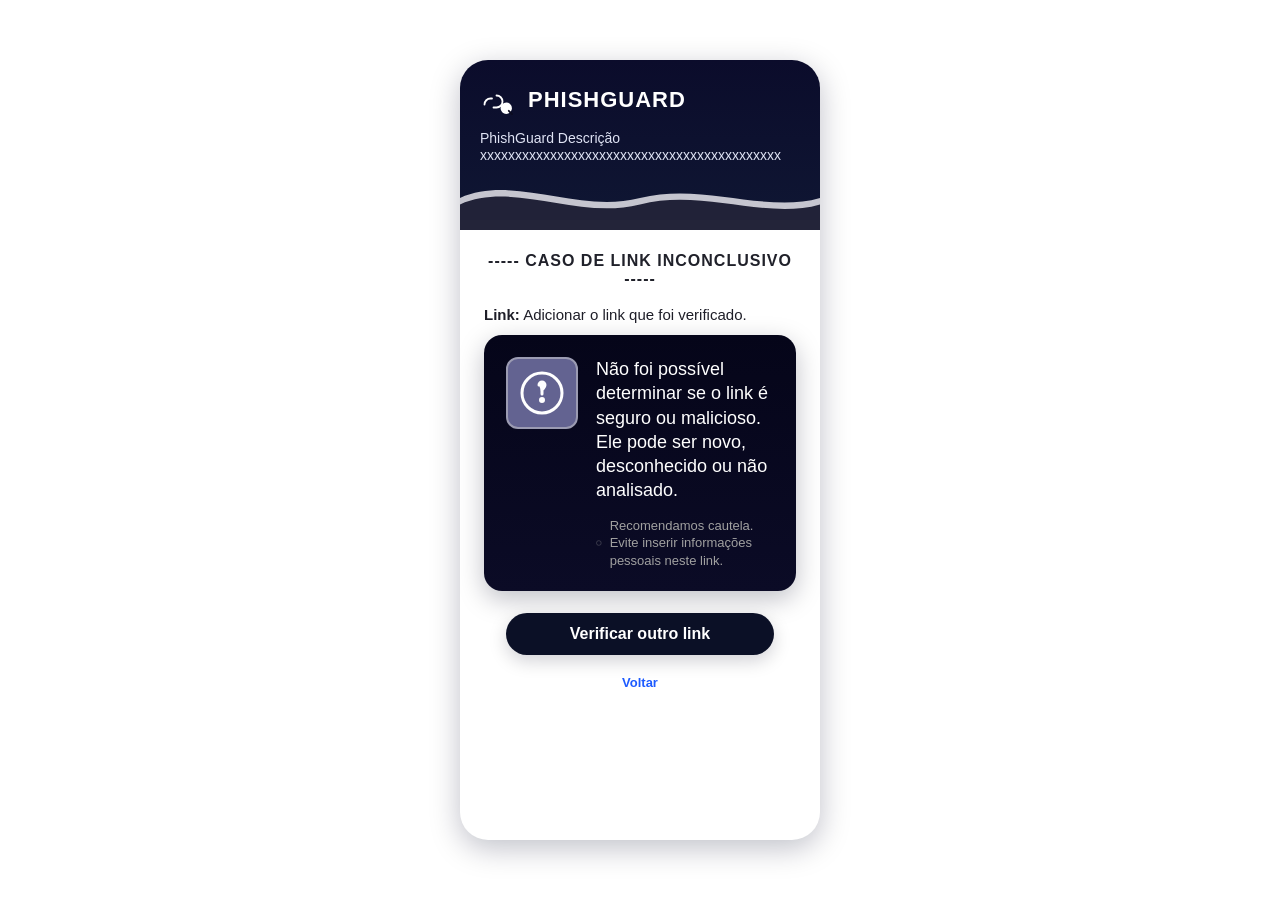
<file: PhishGuard - JAVA/PhishGuard/target/classes/templates/resultado_inconclusivo.html>
<!DOCTYPE html>
<html lang="pt-BR">
<head>
    <meta charset="UTF-8">
    <meta name="viewport" content="width=device-width, initial-scale=1.0">
    <title>PhishGuard - Resultado Inconclusivo</title>

    <style>
        /* Variáveis CSS baseadas na sua referência */
        :root {
            --navy-gradient-start: #0b0c2b;
            --navy-gradient-end: #0f1633;
            --pill-bg: #0b1026;
            --card-dark: #0b0b26;
            --muted: #c7c9d3;
            --success: #2e7d32; /* Não será usado diretamente aqui, mas mantido */
            --blue-link: #1e5bff;
            --warning-icon-bg: #636391; /* Cor de fundo para o ícone de aviso */
            --warning-icon-border: #9b9bb2; /* Borda para o ícone de aviso */
            --warning-text-color: #a0a0a0; /* Cor para o texto de aviso inferior */
        }

        /* Reset e estilos globais */
        *{
            box-sizing: border-box;
            margin: 0;
            padding: 0;
        }
        body {
            font-family: "Inter", Arial, sans-serif; /* Usando Inter se disponível, senão Arial */
            background: #fff;
            display: flex;
            align-items: center;
            justify-content: center;
            padding: 20px;
            min-height: 100vh;
        }

        /* Container principal "phone" */
        .phone {
            width: 360px; /* Largura fixa como na referência */
            height: 780px; /* Altura fixa como na referência */
            border-radius: 28px; /* Arredondamento da "tela" */
            overflow: hidden; /* Garante que o conteúdo não vaze */
            box-shadow: 0 8px 30px rgba(2,8,40,0.25); /* Sombra mais pronunciada */
            background: #fff;
            display: flex;
            flex-direction: column;
        }

        /* --- HEADER --- */
        .header {
            position: relative;
            background: linear-gradient(180deg, var(--navy-gradient-start), var(--navy-gradient-end));
            color: white;
            padding: 22px 20px 26px 20px; /* Padding ajustado */
            height: 160px; /* Altura do header */
            border-bottom-left-radius: 0; /* Removido, a onda SVG cuida disso */
            border-bottom-right-radius: 0; /* Removido */
        }

        .logo-row {
            display: flex;
            gap: 12px;
            align-items: center;
        }

        .brand-name {
            font-weight: 700;
            letter-spacing: 1px;
            font-size: 22px;
        }

        .desc {
            margin-top: 12px;
            color: #dfe3f4;
            font-size: 14px;
            line-height: 1.2;
            max-width: 300px;
        }

        /* Onda SVG no header */
        .wave {
            position: absolute;
            bottom: -8px; /* Posição para que a onda se sobreponha */
            left: 0;
            width: 100%;
            height: 64px; /* Altura da onda */
            transform: translateY(2px); /* Ajuste fino */
        }
        /* --- FIM HEADER --- */


        /* Conteúdo principal abaixo do header */
        .content {
            flex: 1; /* Ocupa o espaço restante */
            padding: 24px;
            display: flex;
            flex-direction: column;
        }

        .section-title {
            text-align: center;
            color: #20212a;
            margin: 8px 0 18px 0;
            font-weight: 600;
            letter-spacing: 1px;
        }

        .link-line {
            font-size: 15px;
            color: #1e1e28;
            margin-bottom: 12px;
        }

        /* Card principal (ajustado para o estilo da referência) */
        .card {
            background: linear-gradient(180deg, #050519 0%, #0b0b26 100%); /* Gradiente como na referência */
            border-radius: 18px; /* Arredondamento do card */
            padding: 22px;
            color: white;
            box-shadow: 0 8px 26px rgba(3,9,30,0.25); /* Sombra mais forte */
            display: flex;
            gap: 18px;
            align-items: flex-start; /* Alinhamento ao topo */
        }

        /* Ícone dentro do card */
        .card .icon {
            width: 72px;
            height: 72px;
            border-radius: 12px; /* Arredondamento menor para o container do ícone */
            display: flex;
            align-items: center;
            justify-content: center;
            background: var(--warning-icon-bg); /* Fundo específico para o ícone de aviso */
            flex-shrink: 0; /* Não permite que o ícone encolha */
            border: 2px solid var(--warning-icon-border); /* Borda para o ícone de aviso */
        }
        .card .icon svg { /* Estilo do SVG dentro do ícone para o '?' */
            width: 48px;
            height: 48px;
            fill: #ffffff; /* Cor branca para o ponto de interrogação */
            stroke: #ffffff; /* Cor da linha para o ponto de interrogação */
        }

        .card .text {
            font-size: 18px;
            line-height: 1.35;
            color: #fff;
            flex: 1;
        }

        /* Mensagem pequena abaixo do texto principal */
        .card .small {
            display: flex;
            align-items: center;
            gap: 8px;
            color: var(--warning-text-color); /* Cor para o texto de aviso inferior */
            margin-top: 14px;
            font-size: 13px;
        }

        /* Ações (botão e link) */
        .actions {
            margin-top: 22px;
            display: flex;
            flex-direction: column;
            gap: 12px;
            align-items: center;
        }
        .actions form {
            width: 100%; /* Garante que o formulário ocupe a largura total */
            display: flex;
            justify-content: center;
        }
        .actions button {
            background: var(--pill-bg);
            color: white;
            border: none;
            border-radius: 28px; /* Mais arredondado */
            padding: 12px 18px;
            width: 86%; /* Largura do botão */
            font-weight: 700;
            box-shadow: 0 6px 18px rgba(5,8,30,0.18); /* Sombra mais sutil */
            cursor: pointer;
            font-size: 16px; /* Ajuste do tamanho da fonte */
        }
        .bottom-link {
            display: block;
            text-align: center;
            color: var(--blue-link);
            margin-top: 8px;
            text-decoration: none;
            font-size: 13px;
            font-weight: 600; /* Adicionado peso para o link */
        }
    </style>
</head>
<body>
    <div class="phone">
        <div class="header">
            <div class="logo-row">
                <svg width="36" height="36" viewBox="0 0 24 24" fill="none" aria-hidden>
                    <g fill="none" stroke="white" stroke-width="1.2" stroke-linecap="round" stroke-linejoin="round">
                        <path d="M3 15a4 4 0 0 1 4-4h1"></path>
                        <path d="M11 9a4 4 0 1 1 0 8h-2"></path>
                        <circle cx="17.5" cy="17.5" r="3.2" fill="white"></circle>
                        <path d="M19.2 19.2l2.2 2.2" stroke="#0b0b1e"></path>
                    </g>
                </svg>
                <div class="brand-name">PHISHGUARD</div>
            </div>

            <div class="desc">PhishGuard Descrição<br>xxxxxxxxxxxxxxxxxxxxxxxxxxxxxxxxxxxxxxxxxxx</div>

            <svg class="wave" viewBox="0 0 800 80" preserveAspectRatio="none" xmlns="http://www.w3.org/2000/svg">
                <path d="M0 40 C120 10 260 60 400 40 C540 20 680 60 800 40 L800 80 L0 80 Z" fill="#cfcfd7" opacity="0.95"></path>
                <path d="M0 48 C120 18 260 68 400 48 C540 28 680 68 800 48 L800 80 L0 80 Z" fill="rgba(5,6,30,0.85)"></path>
            </svg>
        </div>

        <div class="content">
            <div class="section-title">----- CASO DE LINK INCONCLUSIVO -----</div>
            <div class="link-line"><strong>Link:</strong> <span th:text="${url}">Adicionar o link que foi verificado.</span></div>

            <div class="card">
                <div class="icon" aria-hidden>
                    <svg width="64" height="64" viewBox="0 0 24 24" xmlns="http://www.w3.org/2000/svg">
                        <circle cx="12" cy="12" r="10" fill="none" stroke="currentColor" stroke-width="1.5"/>
                        <path d="M10.5 8C10.5 7.072 11.232 6.5 12 6.5C12.768 6.5 13.5 7.072 13.5 8C13.5 9.168 12.672 9.5 12 10.5V12.5" stroke="currentColor" stroke-width="1.5" stroke-linecap="round"/>
                        <circle cx="12" cy="15.5" r="1" fill="currentColor"/>
                    </svg>
                </div>

                <div class="text">
                    Não foi possível determinar se o link é seguro ou malicioso.
                    Ele pode ser novo, desconhecido ou não analisado.
                    <div class="small">
                        <svg width="14" height="14" viewBox="0 0 24 24" fill="none">
                            <circle cx="12" cy="12" r="10" stroke="var(--warning-text-color)" stroke-width="1.2"></circle>
                        </svg>
                        Recomendamos cautela. Evite inserir informações pessoais neste link.
                    </div>
                </div>
            </div>

            <div class="actions">
                <form action="/" method="get">
                    <button type="submit">Verificar outro link</button>
                </form>
                <a class="bottom-link" href="javascript:history.back();">Voltar</a>
            </div>
        </div>
    </div>
</body>
</html>
</file>
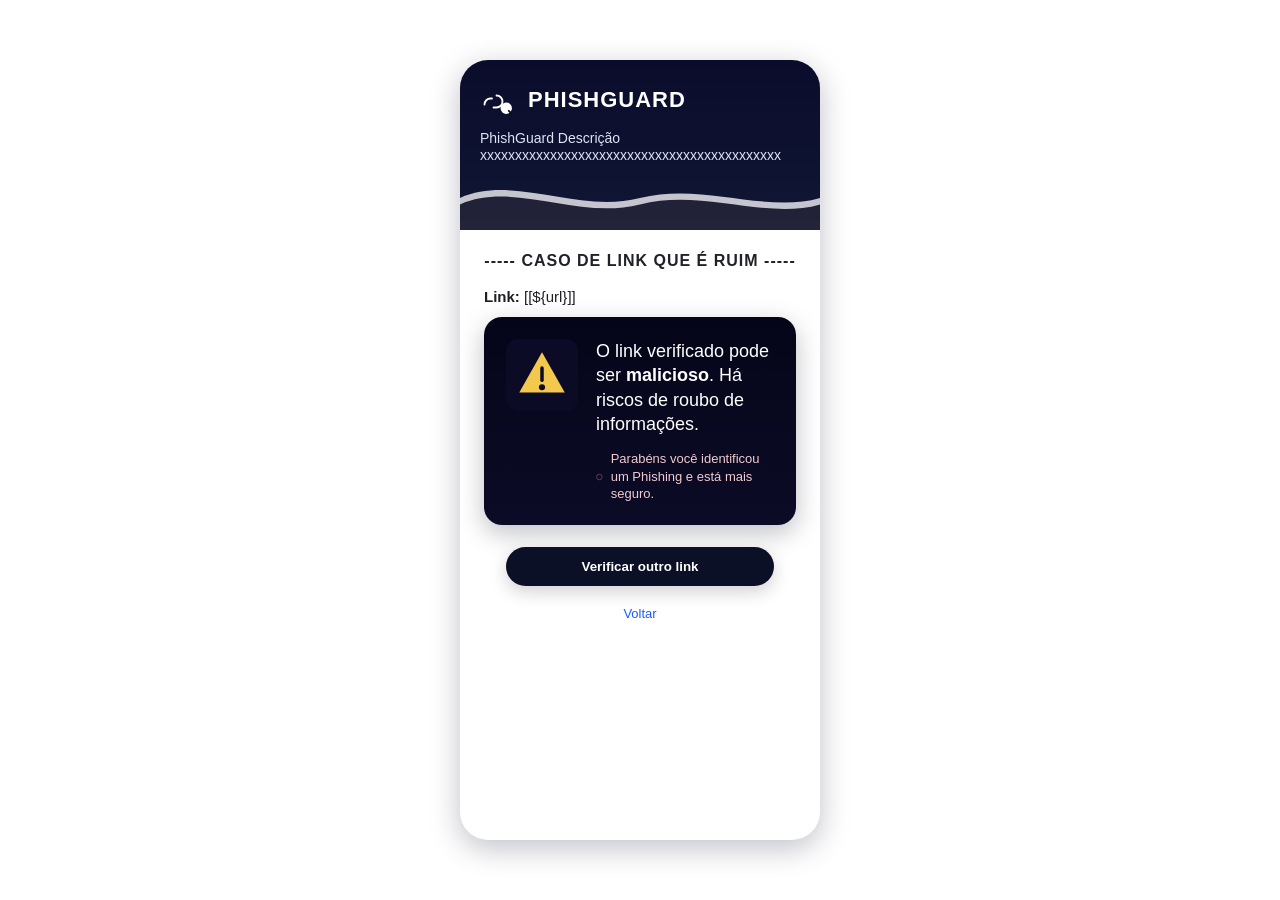
<file: PhishGuard - JAVA/PhishGuard/target/classes/templates/resultado_ruim.html>
<!DOCTYPE html>
<html lang="pt-br">
<head>
  <meta charset="utf-8" />
  <title>PhishGuard — Perigo</title>
  <meta name="viewport" content="width=device-width,initial-scale=1" />
  <style>
    :root{
      --navy-gradient-start:#0b0c2b;
      --navy-gradient-end:#0f1633;
      --pill-bg:#0b1026;
      --card-dark:#0b0b26;
      --muted:#c7c9d3;
      --danger:#F2C94C; /* use yellow for triangle bg */
      --accent:#0b0b26;
      --blue-link:#1e5bff;
    }
    *{box-sizing:border-box;margin:0;padding:0}
    body{font-family: "Inter", Arial, sans-serif; background:#fff; display:flex; align-items:center; justify-content:center; padding:20px; min-height:100vh}
    .phone{width:360px; height:780px; border-radius:28px; overflow:hidden; box-shadow:0 8px 30px rgba(2,8,40,0.25); background:#fff; display:flex; flex-direction:column}
    .header{position:relative; background: linear-gradient(180deg,var(--navy-gradient-start),var(--navy-gradient-end)); color:white; padding:22px 20px 26px 20px; height:160px}
    .logo-row{display:flex; gap:12px; align-items:center}
    .brand-name{font-weight:700; letter-spacing:1px; font-size:22px}
    .desc{margin-top:12px; color:#dfe3f4; font-size:14px; line-height:1.2; max-width:300px}

    .wave{position:absolute; bottom:-8px; left:0; width:100%; height:64px; transform: translateY(2px);}
    .content{flex:1; padding:24px; display:flex; flex-direction:column}

    .section-title {text-align:center; color:#20212a; margin:8px 0 18px 0; font-weight:600; letter-spacing:1px}
    .link-line{font-size:15px;color:#1e1e28;margin-bottom:12px}

    .card {
      background: linear-gradient(180deg, #050519 0%, #0b0b26 100%);
      border-radius:18px;
      padding:22px;
      color:white;
      box-shadow: 0 8px 26px rgba(3,9,30,0.25);
      display:flex;
      gap:18px;
      align-items:flex-start;
    }

    .card .icon {
      width:72px;height:72px;border-radius:12px;
      display:flex;align-items:center;justify-content:center;
      background: #0b0b26;
      flex-shrink:0;
    }

    .card .text { font-size:18px; line-height:1.35; color:#fff; flex:1; }

    .card .small {
      display:flex;align-items:center;gap:8px;color:#f1cbd0;margin-top:14px;font-size:13px;
    }

    .actions { margin-top:22px; display:flex; flex-direction:column; gap:12px; align-items:center; }
    .actions button {
      background:var(--pill-bg); color:white; border:none; border-radius:28px; padding:12px 18px; width:86%;
      font-weight:700; box-shadow: 0 6px 18px rgba(5,8,30,0.18);
    }
    .bottom-link{display:block;text-align:center;color:var(--blue-link); margin-top:8px; text-decoration:none; font-size:13px}

  </style>
</head>
<body>
  <div class="phone">
    <div class="header">
      <div class="logo-row">
        <!-- logo svg -->
        <svg width="36" height="36" viewBox="0 0 24 24" fill="none" aria-hidden>
          <g fill="none" stroke="white" stroke-width="1.2" stroke-linecap="round" stroke-linejoin="round">
            <path d="M3 15a4 4 0 0 1 4-4h1"></path>
            <path d="M11 9a4 4 0 1 1 0 8h-2"></path>
            <circle cx="17.5" cy="17.5" r="3.2" fill="white"></circle>
            <path d="M19.2 19.2l2.2 2.2" stroke="#0b0b1e"></path>
          </g>
        </svg>
        <div class="brand-name">PHISHGUARD</div>
      </div>

      <div class="desc">PhishGuard Descrição<br>xxxxxxxxxxxxxxxxxxxxxxxxxxxxxxxxxxxxxxxxxxx</div>

      <svg class="wave" viewBox="0 0 800 80" preserveAspectRatio="none" xmlns="http://www.w3.org/2000/svg">
        <path d="M0 40 C120 10 260 60 400 40 C540 20 680 60 800 40 L800 80 L0 80 Z" fill="#cfcfd7" opacity="0.95"></path>
        <path d="M0 48 C120 18 260 68 400 48 C540 28 680 68 800 48 L800 80 L0 80 Z" fill="rgba(5,6,30,0.85)"></path>
      </svg>
    </div>

    <div class="content">
      <div class="section-title">----- CASO DE LINK QUE É RUIM -----</div>
      <div class="link-line"><strong>Link:</strong> [[${url}]]</div>

      <div class="card">
        <div class="icon" aria-hidden>
          <!-- yellow triangle with exclamation SVG -->
          <svg width="56" height="56" viewBox="0 0 64 64" xmlns="http://www.w3.org/2000/svg">
            <polygon points="32 6 58 52 6 52" fill="#F2C94C"></polygon>
            <rect x="30" y="22" width="4" height="18" rx="2" fill="#0b0b26"></rect>
            <circle cx="32" cy="46" r="3.5" fill="#0b0b26"></circle>
          </svg>
        </div>

        <div class="text">
          O link verificado pode ser <strong>malicioso</strong>. Há riscos de roubo de informações.
          <div class="small"><svg width="14" height="14" viewBox="0 0 24 24" fill="none"><circle cx="12" cy="12" r="10" stroke="#ff8fb8" stroke-width="1.2"></circle></svg>
            Parabéns você identificou um Phishing e está mais seguro.
          </div>
        </div>
      </div>

      <div class="actions">
        <form action="/" method="get" style="width:100%; display:flex; justify-content:center">
          <button type="submit">Verificar outro link</button>
        </form>
        <a class="bottom-link" href="/">Voltar</a>
      </div>
    </div>
  </div>
</body>
</html>
</file>
<file: Meu-Primeiro-Site/style.css>
/* --- Variáveis Globais --- */
:root {
    --primary-color: #007bff;
    --primary-hover: #0056b3;
    --background-color: #121212;
    --surface-color: #1e1e1e;
    --text-color: #e0e0e0;
    --text-secondary: #a0a0a0;
    --border-color: #333;
    --accent-green: #28a745;
}

/* --- Reset e Base --- */
* {
    margin: 0;
    padding: 0;
    box-sizing: border-box;
}

html {
    scroll-behavior: smooth; /* Rolagem suave ao clicar no menu */
}

body {
    font-family: 'Roboto', sans-serif;
    background-color: var(--background-color);
    color: var(--text-color);
    line-height: 1.6;
    overflow-x: hidden; /* Evita rolagem lateral */
}

/* --- Utilitários --- */
.container {
    max-width: 1200px;
    margin: 0 auto;
    padding: 0 20px;
}

.btn {
    display: inline-block;
    padding: 12px 30px;
    background-color: var(--primary-color);
    color: white;
    text-decoration: none;
    border-radius: 5px;
    font-weight: bold;
    transition: background 0.3s, transform 0.2s;
    border: none;
    cursor: pointer;
    font-size: 1rem;
}

.btn:hover {
    background-color: var(--primary-hover);
    transform: translateY(-2px);
}

.section-title {
    text-align: center;
    font-size: 2.5rem;
    margin-bottom: 1rem;
    color: white;
}

.section-subtitle {
    text-align: center;
    color: var(--text-secondary);
    margin-bottom: 3rem;
    font-size: 1.1rem;
}

/* --- Navegação --- */
nav {
    position: fixed;
    top: 0;
    width: 100%;
    background-color: rgba(18, 18, 18, 0.95);
    border-bottom: 1px solid var(--border-color);
    z-index: 1000;
    padding: 15px 0;
    backdrop-filter: blur(10px);
}

nav .container {
    display: flex;
    justify-content: space-between;
    align-items: center;
}

.nav-logo {
    display: flex;
    align-items: center;
    gap: 10px;
    font-size: 1.5rem;
    font-weight: bold;
    color: white;
    text-decoration: none;
}

.nav-logo img {
    height: 40px;
}

.nav-links {
    list-style: none;
    display: flex;
    gap: 25px;
}

.nav-links a {
    color: var(--text-color);
    text-decoration: none;
    font-weight: 500;
    transition: color 0.3s;
}

.nav-links a:hover {
    color: var(--primary-color);
}

/* --- Hero Section (Topo) --- */
#home {
    height: 100vh;
    display: flex;
    align-items: center;
    justify-content: center;
    text-align: center;
    background-image: url('logopsh.png');
    background-repeat: no-repeat;
    background-position: center;
    background-size: 30%; /* Logo sutil ao fundo */
    background-blend-mode: overlay;
    background-color: rgba(18, 18, 18, 0.9); /* Escurece o fundo */
    padding-top: 80px;
}

.hero-content h1 {
    font-size: 3.5rem;
    margin-bottom: 20px;
    background: linear-gradient(to right, #fff, #007bff);
    -webkit-background-clip: text;
    -webkit-text-fill-color: transparent;
}

.hero-content p {
    font-size: 1.2rem;
    color: var(--text-secondary);
    margin-bottom: 30px;
    max-width: 600px;
    margin-left: auto;
    margin-right: auto;
}

/* --- Seção Quem Somos --- */
#sobre {
    padding: 80px 0;
    background-color: var(--surface-color);
}

.about-grid {
    display: grid;
    grid-template-columns: 1fr 1fr;
    gap: 40px;
    align-items: center;
}

.about-text h3 {
    font-size: 2rem;
    margin-bottom: 15px;
    color: var(--primary-color);
}

.about-stats {
    display: flex;
    gap: 20px;
    margin-top: 30px;
}

.stat-card {
    background: var(--background-color);
    padding: 20px;
    border-radius: 8px;
    text-align: center;
    border: 1px solid var(--border-color);
    flex: 1;
}

.stat-number {
    display: block;
    font-size: 2rem;
    font-weight: bold;
    color: var(--primary-color);
}

/* --- Seção Serviços --- */
#servicos {
    padding: 80px 0;
}

.services-grid {
    display: grid;
    grid-template-columns: repeat(auto-fit, minmax(300px, 1fr));
    gap: 30px;
}

.service-card {
    background-color: var(--surface-color);
    padding: 30px;
    border-radius: 10px;
    border: 1px solid var(--border-color);
    transition: transform 0.3s;
}

.service-card:hover {
    transform: translateY(-10px);
    border-color: var(--primary-color);
}

.icon-box {
    width: 60px;
    height: 60px;
    background-color: rgba(0, 123, 255, 0.1);
    border-radius: 50%;
    display: flex;
    align-items: center;
    justify-content: center;
    margin-bottom: 20px;
    color: var(--primary-color);
}

.service-card h3 {
    margin-bottom: 15px;
    color: white;
}

/* --- Seção Preços --- */
#precos {
    padding: 80px 0;
    background-color: var(--surface-color);
}

.pricing-grid {
    display: grid;
    grid-template-columns: repeat(auto-fit, minmax(300px, 1fr));
    gap: 30px;
}

.price-card {
    background-color: var(--background-color);
    border: 1px solid var(--border-color);
    border-radius: 10px;
    padding: 40px;
    text-align: center;
    position: relative;
    transition: transform 0.3s;
}

.price-card.featured {
    border-color: var(--primary-color);
    transform: scale(1.05);
    box-shadow: 0 0 20px rgba(0, 123, 255, 0.2);
    z-index: 1;
}

.price-card h3 {
    font-size: 1.5rem;
    margin-bottom: 10px;
}

.price {
    font-size: 3rem;
    font-weight: bold;
    color: white;
    margin-bottom: 20px;
}

.price span {
    font-size: 1rem;
    color: var(--text-secondary);
}

.features-list {
    list-style: none;
    margin-bottom: 30px;
    text-align: left;
}

.features-list li {
    margin-bottom: 10px;
    padding-left: 25px;
    position: relative;
    color: var(--text-secondary);
}

.features-list li::before {
    content: "✓";
    color: var(--accent-green);
    position: absolute;
    left: 0;
    font-weight: bold;
}

/* --- Seção Contato (Formulário Existente) --- */
#contato {
    padding: 80px 0;
    display: flex;
    justify-content: center;
    background-image: url('logopsh.png');
    background-size: 50%;
    background-position: center;
    background-repeat: no-repeat;
    background-blend-mode: overlay;
    background-color: rgba(18, 18, 18, 0.95);
    background-attachment: fixed;
}

.contact-wrapper {
    width: 100%;
    max-width: 500px;
}

form {
    background-color: var(--surface-color);
    padding: 40px;
    border-radius: 8px;
    border: 1px solid var(--border-color);
    box-shadow: 0 10px 30px rgba(0, 0, 0, 0.5);
}

/* Estilos dos Inputs do formulário (reaproveitados) */
input {
    width: 100%;
    padding: 12px;
    margin-bottom: 15px;
    background-color: #252525;
    border: 1px solid var(--border-color);
    border-radius: 5px;
    color: white;
}

input:focus {
    outline: none;
    border-color: var(--primary-color);
}

.form-btn {
    width: 100%;
    padding: 12px;
    background-color: var(--primary-color);
    color: white;
    border: none;
    border-radius: 5px;
    font-weight: bold;
    cursor: pointer;
    transition: 0.3s;
}

.form-btn:hover {
    background-color: var(--primary-hover);
}

footer {
    text-align: center;
    padding: 20px;
    background-color: #000;
    color: var(--text-secondary);
    border-top: 1px solid var(--border-color);
}

/* --- Responsividade --- */
@media (max-width: 768px) {
    .nav-links {
        display: none; /* Em um projeto real, usaríamos JS para um menu hambúrguer */
    }
    
    .hero-content h1 {
        font-size: 2.5rem;
    }

    .about-grid {
        grid-template-columns: 1fr;
    }
    
    .price-card.featured {
        transform: scale(1);
    }
}

.sr-only {
    position: absolute;
    width: 1px;
    height: 1px;
    padding: 0;
    margin: -1px;
    overflow: hidden;
    clip: rect(0, 0, 0, 0);
    white-space: nowrap;
    border-width: 0;
}
</file>
